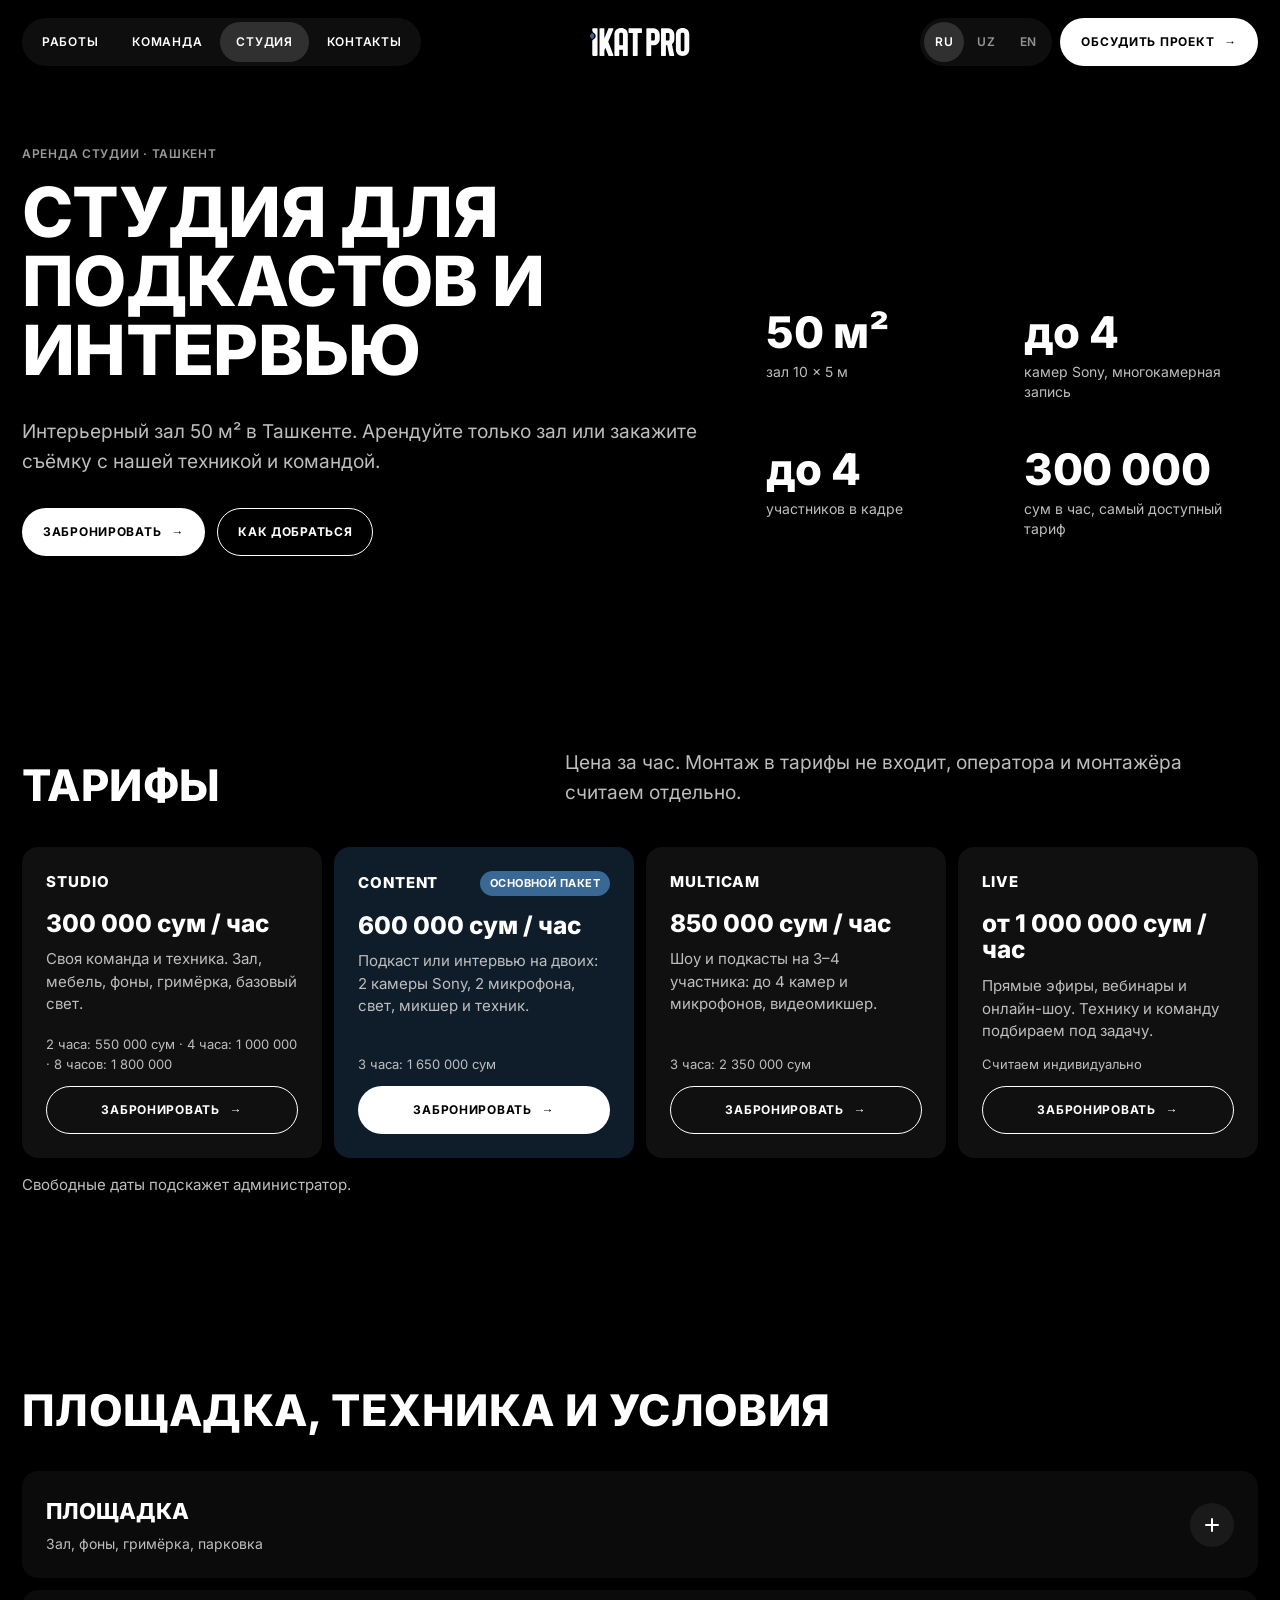
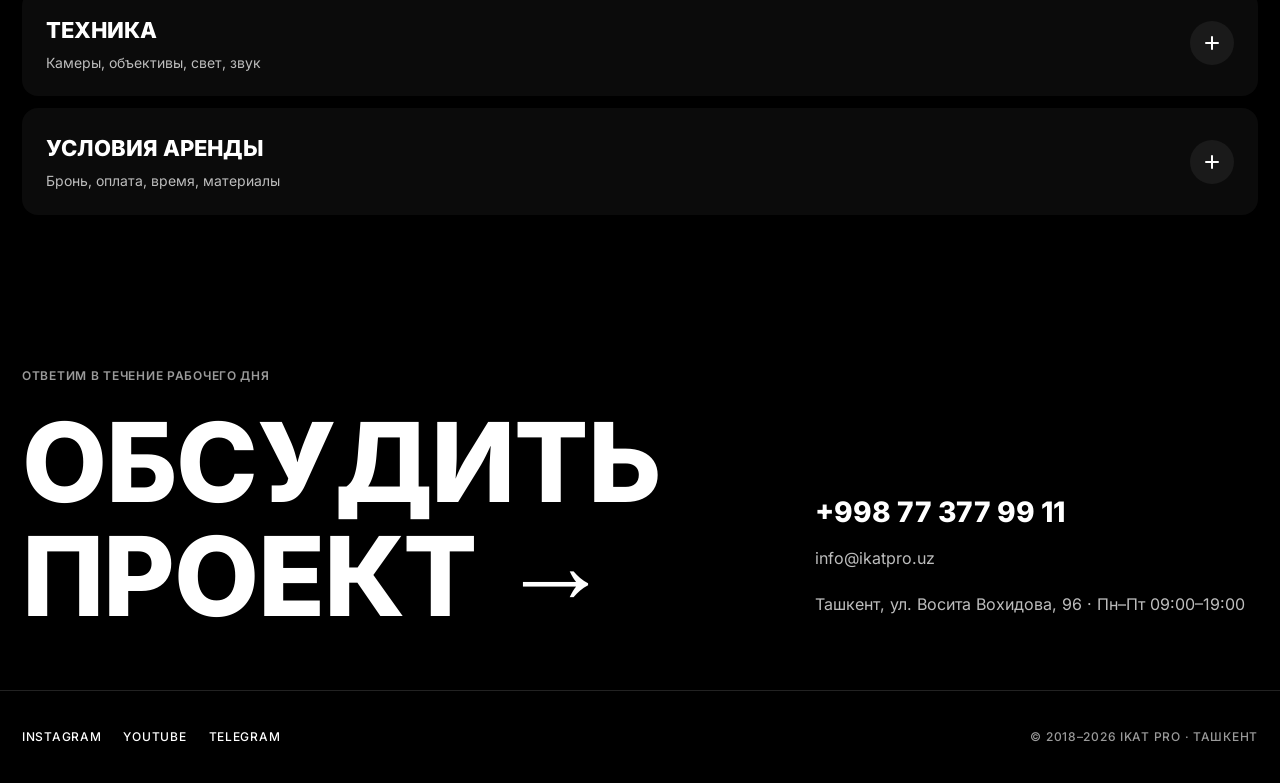
<file: about.html>
<!doctype html>
<html lang="ru">
<head>
<meta charset="utf-8">
<meta name="viewport" content="width=device-width, initial-scale=1, viewport-fit=cover">
<title>Студия · IKAT PRO</title>
<meta name="description" content="Аренда студии 50 м² в Ташкенте для подкастов и интервью. От 300 000 сум в час, камеры Sony, свет Aputure. Ул. Восита Вохидова, 96.">
<link rel="icon" href="assets/logo/favicon.svg" type="image/svg+xml">
<link rel="preload" href="fonts/inter-cyrillic.woff2" as="font" type="font/woff2" crossorigin>
<link rel="stylesheet" href="css/fonts.css?v=202611161923">
<link rel="stylesheet" href="css/style.css?v=202611161923">
</head>
<body data-title="title.about" data-desc="desc.about">
<a class="skip" href="#main" data-i18n="skip">К содержанию</a>

<header class="hdr">
  <nav class="nav cap" aria-label="Основное меню" data-i18n-attr="aria-label:nav.label">
    <a href="index.html#work" data-i18n="nav.work">Работы</a>
    <a href="team.html" data-i18n="nav.team">Команда</a>
    <a href="about.html" aria-current="page" data-i18n="nav.studio">Студия</a>
    <a href="contacts.html" data-i18n="nav.contacts">Контакты</a>
  </nav>
  <a class="logo" href="index.html" aria-label="IKAT PRO, на главную" data-i18n-attr="aria-label:logo.label"><svg class="logo-svg" viewBox="0 0 2049 578" fill="none" xmlns="http://www.w3.org/2000/svg" aria-hidden="true" focusable="false"><path d="M1948.94 440.175V136.172C1948.94 119.643 1945.51 108.963 1939.4 103.496C1934.06 98.6646 1924.78 95.9942 1911.05 95.9942C1898.34 95.9942 1888.8 98.5375 1883.08 103.496C1876.47 109.218 1873.29 120.151 1873.29 136.172V440.175C1873.29 456.196 1876.47 467.13 1883.08 472.852C1888.8 477.81 1898.34 480.353 1911.05 480.353C1924.53 480.353 1933.68 477.81 1939.02 473.233C1945.51 467.638 1948.94 456.704 1948.94 440.175ZM2007.17 543.798C1982.63 565.794 1950.47 576.602 1911.05 576.602C1871.64 576.602 1839.47 565.794 1814.93 543.798C1786.84 518.623 1773.23 483.786 1773.23 440.303V136.299C1773.23 92.6882 1786.84 57.851 1814.93 32.6763C1839.47 10.6803 1871.64 0 1911.05 0C1950.47 0 1982.76 10.6803 2007.17 32.6763C2035.27 57.9781 2049 92.8154 2049 136.299V440.303C2049 483.786 2035.14 518.75 2007.17 543.798ZM1642.4 142.148C1642.4 126.382 1639.23 115.193 1632.61 109.09C1627.15 104.131 1617.87 101.97 1604.64 101.97H1573.62C1571.71 101.97 1570.32 102.733 1569.04 104.004C1567.9 105.276 1567.26 106.802 1567.26 108.709V253.272C1567.26 257.468 1569.3 259.63 1573.62 259.63H1604.64C1617.87 259.63 1627.27 257.086 1633 252.128C1639.35 246.66 1642.4 235.727 1642.4 219.452V142.148ZM1700.76 323.329C1699.62 324.346 1697.71 326.381 1694.4 328.796C1692.24 330.449 1691.48 332.611 1691.99 335.154L1738.14 560.581C1739.16 565.286 1738.14 569.354 1735.47 572.787C1732.8 576.22 1728.99 577.873 1724.03 577.873H1651.56C1648.13 577.873 1644.95 576.856 1642.28 574.821C1639.48 572.66 1637.95 569.863 1637.32 566.43L1595.62 360.837C1594.85 357.277 1592.69 355.751 1589.26 355.751H1573.49C1571.59 355.751 1570.06 356.387 1568.92 357.659C1567.65 358.93 1567.14 360.583 1567.14 362.363V563.379C1567.14 567.32 1565.74 570.753 1562.81 573.55C1559.89 576.475 1556.46 577.873 1552.52 577.873H1481.19C1477.25 577.873 1473.82 576.347 1471.02 573.55C1468.09 570.626 1466.7 567.193 1466.7 563.379V20.3429C1466.7 16.4014 1468.09 13.0958 1471.02 10.1714C1473.82 7.37425 1477.38 5.84817 1481.19 5.84817H1604.52C1643.42 5.84817 1675.46 16.9098 1700.63 39.2873C1728.48 63.9534 1742.34 98.2829 1742.34 142.148V219.325C1742.34 263.953 1728.35 298.663 1700.63 323.329H1700.76ZM1301.16 260.392C1314.38 260.392 1323.79 257.85 1329.51 252.891C1335.87 247.424 1338.92 236.49 1338.92 220.215V142.275C1338.92 126.509 1335.74 115.32 1329.13 109.217C1323.66 104.258 1314.38 102.097 1301.16 102.097H1270.14C1268.23 102.097 1266.83 102.86 1265.56 104.132C1264.41 105.403 1263.78 106.929 1263.78 108.836V254.162C1263.78 258.358 1265.81 260.52 1270.14 260.52H1301.16V260.392ZM1397.4 39.2873C1425.25 63.9534 1439.11 98.2829 1439.11 142.148V220.088C1439.11 264.461 1425.25 299.045 1397.4 323.584C1372.74 345.453 1340.7 356.259 1301.29 356.259H1270.26C1268.36 356.259 1266.96 356.896 1265.69 358.294C1264.42 359.693 1263.91 361.218 1263.91 362.998V563.252C1263.91 567.193 1262.51 570.626 1259.58 573.423C1256.66 576.347 1253.23 577.746 1249.29 577.746H1177.96C1174.02 577.746 1170.59 576.22 1167.79 573.423C1164.86 570.499 1163.47 567.066 1163.47 563.252V20.2156C1163.47 16.2741 1164.86 12.9685 1167.79 10.0442C1170.59 7.24698 1174.15 5.72167 1177.96 5.72167H1301.29C1340.19 5.72167 1372.23 16.9097 1397.4 39.1601V39.2873ZM1058.19 5.84817C1062.13 5.84817 1065.57 7.37425 1068.36 10.1714C1071.29 13.0958 1072.69 16.5285 1072.69 20.3429V87.7295C1072.69 91.7981 1071.29 95.1044 1068.36 97.7744C1065.57 100.572 1062.01 101.97 1058.19 101.97H990.428C988.521 101.97 987.121 102.606 985.85 104.004C984.833 105.276 984.071 106.802 984.071 108.709V563.379C984.071 567.32 982.545 570.626 979.747 573.55C976.823 576.347 973.391 577.873 969.576 577.873H898.123C894.182 577.873 890.877 576.347 887.952 573.55C885.155 570.626 883.629 567.193 883.629 563.379V108.709C883.629 106.802 883.12 105.276 881.849 104.004C880.705 102.606 879.179 101.97 877.272 101.97H809.506C805.565 101.97 802.259 100.572 799.59 97.7744C796.792 95.1044 795.394 91.671 795.394 87.7295V20.3429C795.394 16.4014 796.792 13.0958 799.59 10.1714C802.259 7.37425 805.692 5.84817 809.506 5.84817H1058.19ZM604.683 136.299V347.614C604.683 351.809 606.717 353.844 610.913 353.844H673.212C675.119 353.844 676.645 353.208 677.916 352.064C679.187 350.793 679.95 349.394 679.95 347.614V136.299C679.95 119.77 676.644 109.09 670.542 103.623C665.074 98.7911 655.794 96.1215 642.189 96.1215C628.585 96.1215 619.94 98.6639 614.218 103.623C607.861 109.09 604.81 120.024 604.81 136.299H604.683ZM518.736 577.746C514.794 577.746 511.362 576.22 508.565 573.55C505.64 570.753 504.115 567.32 504.115 563.506V136.299C504.115 92.6882 517.846 57.851 545.944 32.6763C570.482 10.6803 602.649 0 642.062 0C681.476 0 713.769 10.6803 738.18 32.6763C766.278 57.9781 779.883 92.8154 779.883 136.299V563.506C779.883 567.448 778.484 570.753 775.687 573.55C773.017 576.22 769.584 577.746 765.77 577.746H694.063C689.995 577.746 686.688 576.22 684.018 573.55C681.221 570.753 679.823 567.32 679.823 563.506V456.704C679.823 454.797 679.06 453.398 677.789 452C676.517 450.728 674.992 449.966 673.084 449.966H610.785C609.005 449.966 607.48 450.728 606.336 452C605.191 453.398 604.556 454.797 604.556 456.704V563.506C604.556 567.448 603.03 570.753 600.106 573.55C597.309 576.22 593.749 577.746 589.935 577.746H518.608H518.736ZM482.628 558.165C484.408 563.251 483.9 567.701 480.975 571.643C478.051 575.839 474.11 578 469.151 578H382.569L380.916 573.677L320.524 412.203C320.524 412.203 320.015 411.441 319.507 411.441C318.998 411.441 318.617 411.695 318.236 412.203L297.003 457.849C297.003 457.849 296.621 459.374 296.621 460.646V578H210.674C206.733 578 203.3 576.475 200.503 573.677C197.579 570.753 196.18 567.32 196.18 563.506V20.4701C196.18 16.5286 197.579 13.223 200.503 10.2987C203.3 7.50152 206.86 5.97544 210.674 5.97544H282C286.069 5.97544 289.374 7.50152 292.298 10.2987C295.095 13.223 296.621 16.6558 296.621 20.4701V208.517C296.621 209.28 296.876 209.789 297.384 209.789C298.147 209.789 298.656 209.535 298.91 209.026L378.118 15.1303C380.788 9.15446 385.238 6.1027 391.595 6.1027H468.77C473.982 6.1027 478.051 8.26417 480.975 12.4599C483.772 16.6557 484.154 21.2333 482.246 26.3191L376.974 281.625C376.339 283.278 376.339 284.677 376.974 286.33L482.628 558.547V558.165Z" fill="currentColor"/><path d="M136.553 5.97544H66.6256C55.9458 5.97544 47.555 14.8761 47.3007 25.5562L46.6644 44.3734C45.1387 94.4685 118.626 106.165 117.864 163.126C117.101 230.004 46.5373 227.335 46.6644 272.471L47.3007 558.42C47.3007 569.1 55.9458 578 66.6256 578H136.553C147.233 578 156.133 569.227 156.133 558.42V25.429C156.133 14.6217 147.36 5.84817 136.553 5.84817" fill-rule="evenodd" clip-rule="evenodd" fill="currentColor"/><path d="M44.8842 231.914C38.1457 206.103 0.384598 199.492 0.00317654 166.053C-0.378245 128.418 33.6958 131.978 44.8842 93.4527C56.0725 132.105 90.1458 128.418 89.7644 166.053C89.383 199.619 51.6226 206.103 44.8842 231.914Z" fill-rule="evenodd" clip-rule="evenodd" fill="#396894"/></svg></a>
  <div class="hdr-right">
    <div class="lang cap" role="group" aria-label="Язык сайта" data-i18n-attr="aria-label:lang.label">
      <button type="button" data-lang="ru" aria-pressed="true">RU</button>
      <button type="button" data-lang="uz" aria-pressed="false">UZ</button>
      <button type="button" data-lang="en" aria-pressed="false">EN</button>
    </div>
    <select class="lang-sel" aria-label="Язык сайта" data-i18n-attr="aria-label:lang.label"><option value="ru">RU</option><option value="uz">UZ</option><option value="en">EN</option></select>
    <button type="button" class="btn btn-white" data-form=""><span><span data-i18n="cta.short">Обсудить</span><span class="ctx" data-i18n="cta.ctx"> проект</span></span><span class="arr" aria-hidden="true">→</span></button>
  </div>
</header>

<main id="main" tabindex="-1">
  <section class="about-hero st-hero">
    <div class="st-hero-l">
      <span class="eyebrow rv" data-i18n="st.eyebrow">Аренда студии · Ташкент</span>
      <h1 class="rv" data-i18n="st.h1">Студия для подкастов и интервью</h1>
      <p class="rv" data-i18n="st.lead">Интерьерный зал 50 м² в Ташкенте. Арендуйте только зал или закажите съёмку с нашей техникой и командой.</p>
      <div class="st-actions rv">
        <button type="button" class="btn btn-white" data-form="Аренда студии"><span data-i18n="st.book">Забронировать</span><span class="arr" aria-hidden="true">→</span></button>
        <a class="btn btn-line" href="contacts.html#map" data-i18n="st.howBtn">Как добраться</a>
      </div>
    </div>
    <dl class="st-kpi rv">
      <div><dt data-i18n="st.k1">50 м²</dt><dd data-i18n="st.k1L">зал 10 × 5 м</dd></div>
      <div><dt data-i18n="st.k2">до 4</dt><dd data-i18n="st.k2L">камер Sony, многокамерная запись</dd></div>
      <div><dt data-i18n="st.k3">до 4</dt><dd data-i18n="st.k3L">участников в кадре</dd></div>
      <div><dt data-i18n="st.k4">300 000</dt><dd data-i18n="st.k4L">сум в час, самый доступный тариф</dd></div>
    </dl>
  </section>

  <section class="st-rates" id="rates" aria-labelledby="rates-title">
    <div class="st-head">
    <h2 class="h2 rv" id="rates-title" data-i18n="st.tarT">Тарифы</h2>
    <p class="st-lead rv" data-i18n="st.tarP">Цена за час. Монтаж в тарифы не входит, оператора и монтажёра считаем отдельно.</p>
    </div>
    <div class="tars">
      <article class="tar rv">
        <div class="tar-head"><h3>STUDIO</h3></div>
        <p class="tar-price" data-i18n="st.t1p">300 000 сум / час</p>
        <p class="tar-desc" data-i18n="st.t1d">Своя команда и техника. Зал, мебель, фоны, гримёрка, базовый свет.</p>
        <p class="tar-pack" data-i18n="st.t1x">2 часа: 550 000 сум · 4 часа: 1 000 000 · 8 часов: 1 800 000</p>
        <button type="button" class="btn btn-line" data-form="Аренда студии" data-task="STUDIO: "><span data-i18n="st.book">Забронировать</span><span class="arr" aria-hidden="true">→</span></button>
      </article>
      <article class="tar rv tar-main">
        <div class="tar-head"><h3>CONTENT</h3><span class="tar-badge" data-i18n="st.pop">Основной пакет</span></div>
        <p class="tar-price" data-i18n="st.t2p">600 000 сум / час</p>
        <p class="tar-desc" data-i18n="st.t2d">Подкаст или интервью на двоих: 2 камеры Sony, 2 микрофона, свет, микшер и техник.</p>
        <p class="tar-pack" data-i18n="st.t2x">3 часа: 1 650 000 сум</p>
        <button type="button" class="btn btn-white" data-form="Аренда студии" data-task="CONTENT: "><span data-i18n="st.book">Забронировать</span><span class="arr" aria-hidden="true">→</span></button>
      </article>
      <article class="tar rv">
        <div class="tar-head"><h3>MULTICAM</h3></div>
        <p class="tar-price" data-i18n="st.t3p">850 000 сум / час</p>
        <p class="tar-desc" data-i18n="st.t3d">Шоу и подкасты на 3–4 участника: до 4 камер и микрофонов, видеомикшер.</p>
        <p class="tar-pack" data-i18n="st.t3x">3 часа: 2 350 000 сум</p>
        <button type="button" class="btn btn-line" data-form="Аренда студии" data-task="MULTICAM: "><span data-i18n="st.book">Забронировать</span><span class="arr" aria-hidden="true">→</span></button>
      </article>
      <article class="tar rv">
        <div class="tar-head"><h3>LIVE</h3></div>
        <p class="tar-price" data-i18n="st.t4p">от 1 000 000 сум / час</p>
        <p class="tar-desc" data-i18n="st.t4d">Прямые эфиры, вебинары и онлайн-шоу. Технику и команду подбираем под задачу.</p>
        <p class="tar-pack" data-i18n="st.t4x">Считаем индивидуально</p>
        <button type="button" class="btn btn-line" data-form="Аренда студии" data-task="LIVE: "><span data-i18n="st.book">Забронировать</span><span class="arr" aria-hidden="true">→</span></button>
      </article>
    </div>
    <p class="st-note rv" data-i18n="st.note">Свободные даты подскажет администратор.</p>
  </section>

  <section class="st-more" aria-labelledby="more-title">
    <h2 class="h2 rv" id="more-title" data-i18n="st.moreT">Площадка, техника и условия</h2>
    <div class="accs">
      <details class="acc rv">
        <summary><span class="acc-h"><span class="acc-t" data-i18n="st.space">Площадка</span><span class="acc-s" data-i18n="st.a1">Зал, фоны, гримёрка, парковка</span></span><span class="acc-i" aria-hidden="true"></span></summary>
        <dl class="st-facts">
      <div><dt data-i18n="st.f1L">Площадь</dt><dd data-i18n="st.f1">50 м², зал 10 × 5 м</dd></div>
      <div><dt data-i18n="st.f2L">Потолки</dt><dd data-i18n="st.f2">3 м</dd></div>
      <div><dt data-i18n="st.f3L">В кадре</dt><dd data-i18n="st.f3">до 4 участников</dd></div>
      <div><dt data-i18n="st.f4L">В студии</dt><dd data-i18n="st.f4">до 12 человек с командой</dd></div>
      <div><dt data-i18n="st.f5L">Фоны</dt><dd data-i18n="st.f5">4 тканевых фона</dd></div>
      <div><dt data-i18n="st.f6L">Гримёрка</dt><dd data-i18n="st.f6">место с зеркалом и светом</dd></div>
      <div><dt data-i18n="st.f7L">Комфорт</dt><dd data-i18n="st.f7">шумоизоляция, тихий кондиционер, Wi‑Fi, санузел</dd></div>
      <div><dt data-i18n="st.f8L">Парковка</dt><dd data-i18n="st.f8">около 2 машин</dd></div>
    </dl>
      </details>
      <details class="acc rv">
        <summary><span class="acc-h"><span class="acc-t" data-i18n="st.eqT">Техника</span><span class="acc-s" data-i18n="st.a2">Камеры, объективы, свет, звук</span></span><span class="acc-i" aria-hidden="true"></span></summary>
        <dl class="st-facts st-eq">
      <div><dt data-i18n="st.e1L">Камеры</dt><dd data-i18n="st.e1">до 4 Sony Alpha 7 IV, многокамерная запись</dd></div>
      <div><dt data-i18n="st.e2L">Объективы</dt><dd data-i18n="st.e2">24–70 мм и 70–200 мм</dd></div>
      <div><dt data-i18n="st.e3L">Микрофоны</dt><dd data-i18n="st.e3">до 4 студийных Shure и до 4 петличных DJI Mic 2</dd></div>
      <div><dt data-i18n="st.e4L">Свет</dt><dd data-i18n="st.e4">2 Aputure 300, Aputure 600, 4 световые палки Godox, софтбоксы</dd></div>
      <div><dt data-i18n="st.e5L">Звук</dt><dd data-i18n="st.e5">аудиомикшер, запись отдельной дорожкой</dd></div>
      <div><dt data-i18n="st.e6L">Эфиры</dt><dd data-i18n="st.e6">видеомикшер, трансляции ведёт наша команда</dd></div>
    </dl>
      </details>
      <details class="acc rv">
        <summary><span class="acc-h"><span class="acc-t" data-i18n="st.condT">Условия аренды</span><span class="acc-s" data-i18n="st.a3">Бронь, оплата, время, материалы</span></span><span class="acc-i" aria-hidden="true"></span></summary>
        <dl class="st-facts st-cond">
      <div><dt data-i18n="st.c1L">Минимум</dt><dd data-i18n="st.c1">1 час. Настройка техники входит во время брони.</dd></div>
      <div><dt data-i18n="st.c2L">Бронь</dt><dd data-i18n="st.c2">после предоплаты. Перенос или отмена без потерь, если предупредить за 24 часа.</dd></div>
      <div><dt data-i18n="st.c3L">Время</dt><dd data-i18n="st.c3">Пн–Пт, 09:00–19:00. Ночные съёмки по согласованию.</dd></div>
      <div><dt data-i18n="st.c4L">Материалы</dt><dd data-i18n="st.c4">на ваш накопитель или Google Drive. Храним до 3 месяцев.</dd></div>
      <div><dt data-i18n="st.c5L">Оплата</dt><dd data-i18n="st.c5">физлица и юрлица, для юрлиц оплата по счёту</dd></div>
      <div><dt data-i18n="st.c6L">Вход</dt><dd data-i18n="st.c6">студия в цокольном этаже, лифт не нужен</dd></div>
    </dl>
      </details>
    </div>
  </section>
</main>

<footer class="ftr">
  <div class="ftr-top">
    <button type="button" class="ftr-big" data-form="">
      <span class="eyebrow" data-i18n="ftr.eyebrow">Ответим в течение рабочего дня</span>
      <span class="ftr-big-t" data-i18n-html="ftr.big">Обсудить<br>проект →</span>
    </button>
    <div class="ftr-info">
      <a class="ftr-phone" href="tel:+998773779911" data-tg="footer">+998 77 377 99 11</a>
      <a href="mailto:info@ikatpro.uz">info@ikatpro.uz</a>
      <a href="contacts.html#map" data-i18n="c.address">Ташкент, ул. Восита Вохидова, 96 · Пн–Пт 09:00–19:00</a>
    </div>
  </div>
  <div class="ftr-bot cap">
    <div class="ftr-soc">
      <a href="https://www.instagram.com/ikat.pro" target="_blank" rel="noopener">Instagram</a>
      <a href="https://youtube.com/@ikatpro" target="_blank" rel="noopener">YouTube</a>
      <a href="https://t.me/Ikat_pro_ad" target="_blank" rel="noopener" data-tg="footer">Telegram</a>
    </div>
    <span class="ftr-copy" data-i18n="ftr.copy">© 2018–2026 IKAT PRO · Ташкент</span>
  </div>
</footer>

<nav class="dock" aria-label="Меню" data-i18n-attr="aria-label:dock.label">
  <a href="index.html#work" data-i18n="nav.work">Работы</a>
  <a href="team.html" data-i18n="nav.team">Команда</a>
  <a href="about.html" aria-current="page" data-i18n="nav.studio">Студия</a>
  <a href="contacts.html" data-i18n="nav.contacts">Контакты</a>
</nav>

<script src="data/works.js?v=202611161923"></script>
<script src="data/letters.js?v=202611161923"></script>
<script src="js/i18n.js?v=202611161923"></script>
<script src="js/track.js?v=202611161923"></script>
<script src="js/form.js?v=202611161923"></script>
<script src="js/main.js?v=202611161923"></script>
</body>
</html>
</file>
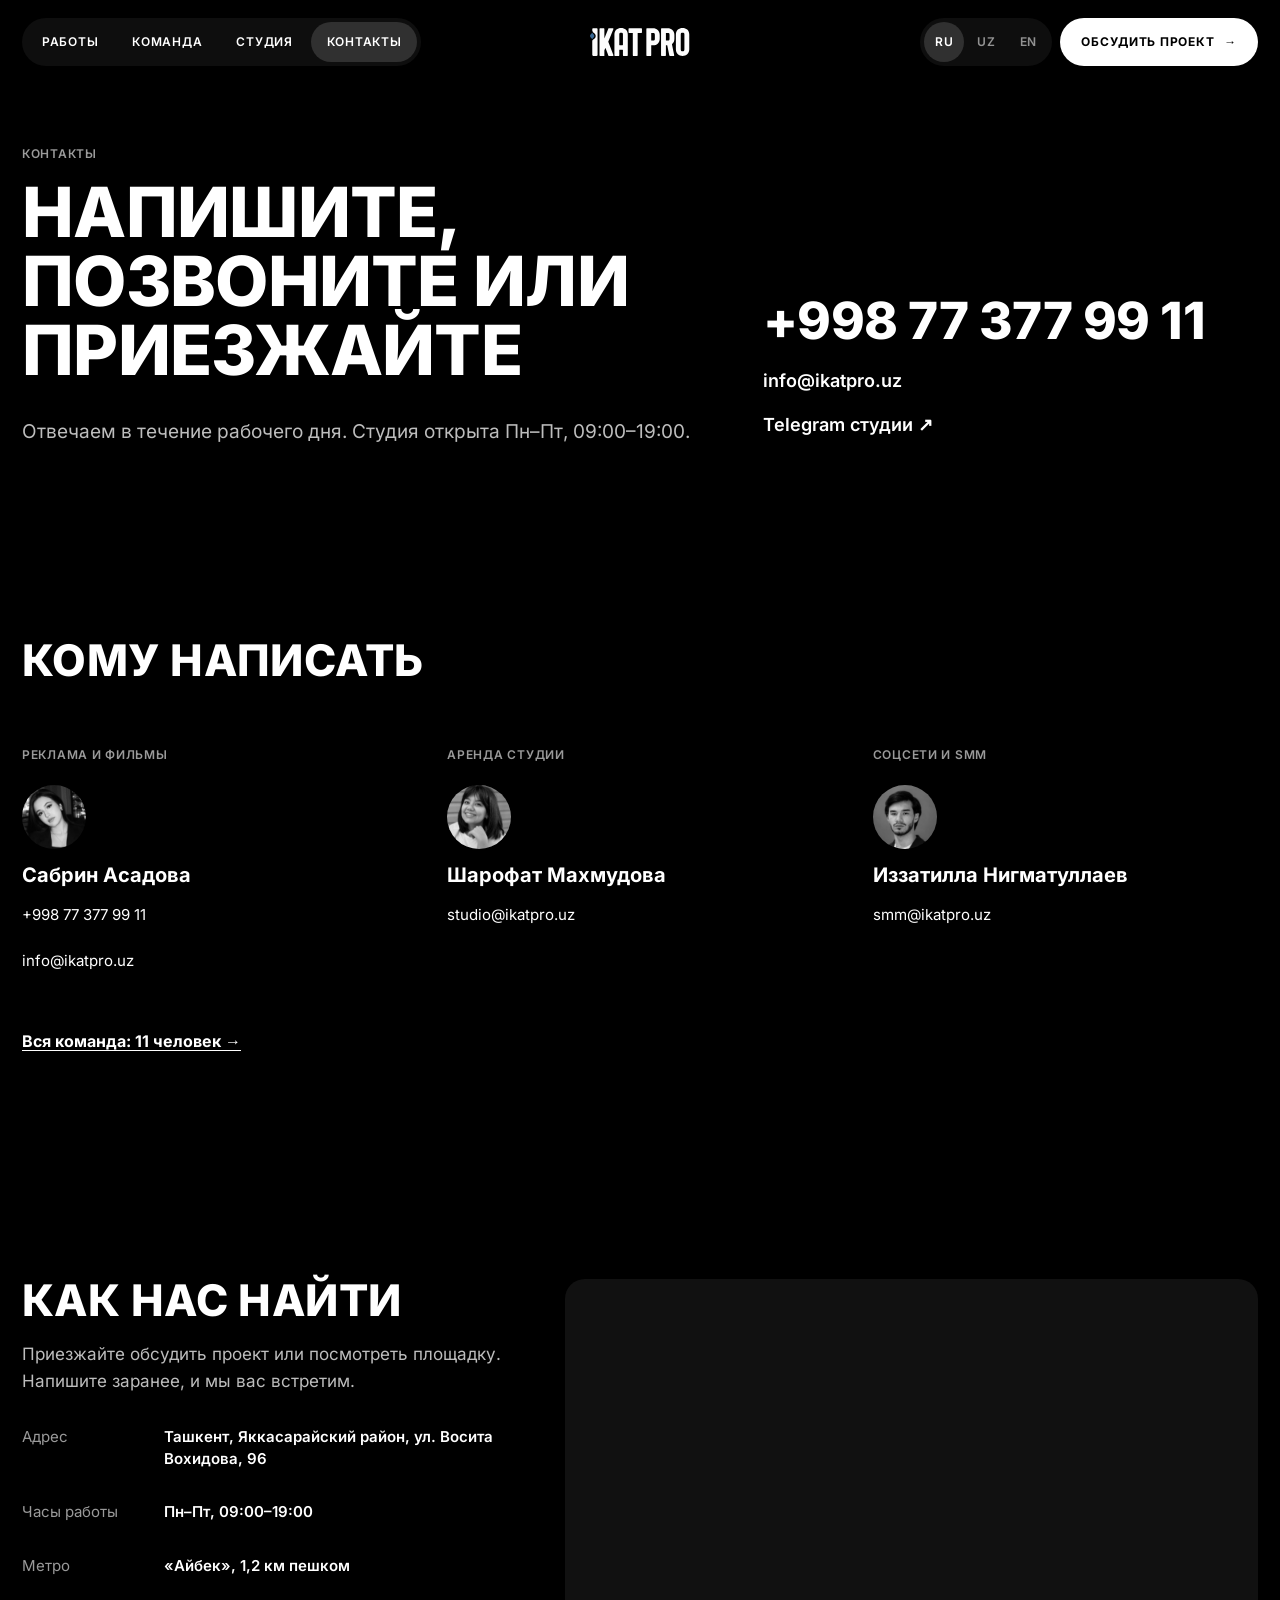
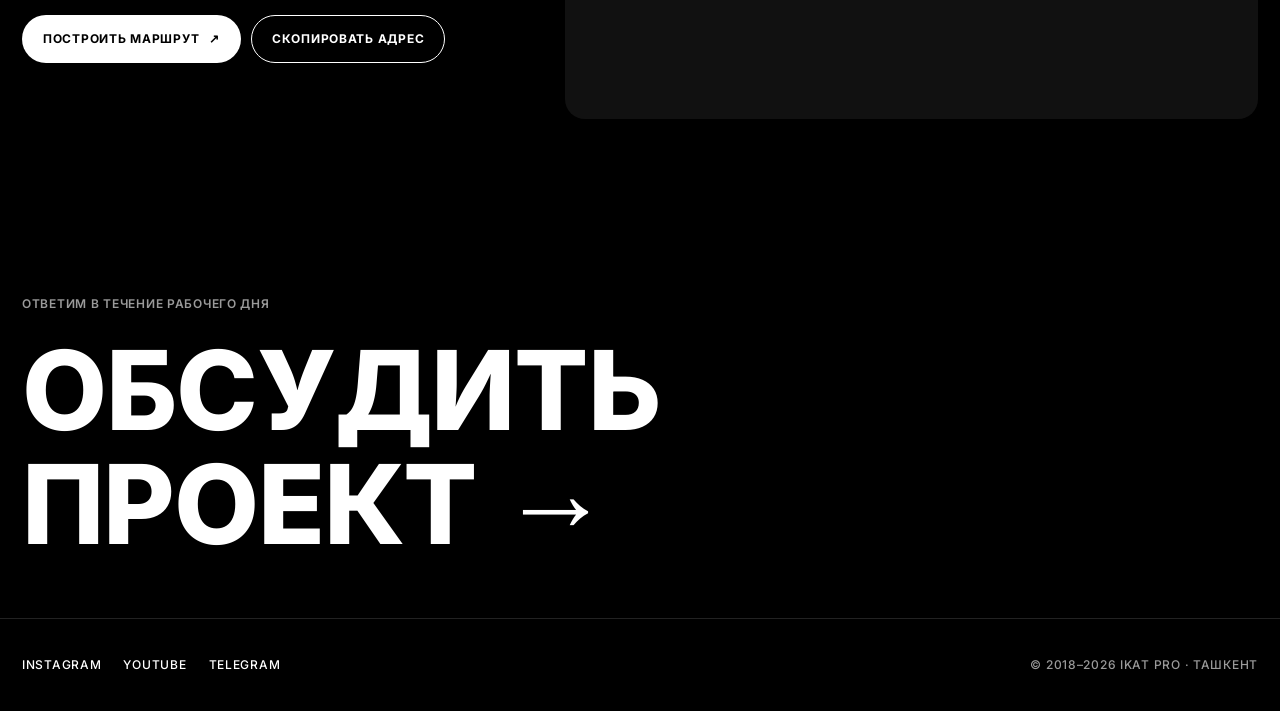
<file: contacts.html>
<!doctype html>
<html lang="ru">
<head>
<meta charset="utf-8">
<meta name="viewport" content="width=device-width, initial-scale=1, viewport-fit=cover">
<title>Контакты · IKAT PRO</title>
<meta name="description" content="Контакты IKAT PRO: телефон, почта, Telegram и карта. Студия в Ташкенте, ул. Восита Вохидова, 96. Пн–Пт 09:00–19:00.">
<link rel="icon" href="assets/logo/favicon.svg" type="image/svg+xml">
<link rel="preload" href="fonts/inter-cyrillic.woff2" as="font" type="font/woff2" crossorigin>
<link rel="stylesheet" href="css/fonts.css?v=202611161923">
<link rel="stylesheet" href="css/style.css?v=202611161923">
</head>
<body class="ct-page" data-title="title.contacts" data-desc="desc.contacts">
<a class="skip" href="#main" data-i18n="skip">К содержанию</a>

<header class="hdr">
  <nav class="nav cap" aria-label="Основное меню" data-i18n-attr="aria-label:nav.label">
    <a href="index.html#work" data-i18n="nav.work">Работы</a>
    <a href="team.html" data-i18n="nav.team">Команда</a>
    <a href="about.html" data-i18n="nav.studio">Студия</a>
    <a href="contacts.html" aria-current="page" data-i18n="nav.contacts">Контакты</a>
  </nav>
  <a class="logo" href="index.html" aria-label="IKAT PRO, на главную" data-i18n-attr="aria-label:logo.label"><svg class="logo-svg" viewBox="0 0 2049 578" fill="none" xmlns="http://www.w3.org/2000/svg" aria-hidden="true" focusable="false"><path d="M1948.94 440.175V136.172C1948.94 119.643 1945.51 108.963 1939.4 103.496C1934.06 98.6646 1924.78 95.9942 1911.05 95.9942C1898.34 95.9942 1888.8 98.5375 1883.08 103.496C1876.47 109.218 1873.29 120.151 1873.29 136.172V440.175C1873.29 456.196 1876.47 467.13 1883.08 472.852C1888.8 477.81 1898.34 480.353 1911.05 480.353C1924.53 480.353 1933.68 477.81 1939.02 473.233C1945.51 467.638 1948.94 456.704 1948.94 440.175ZM2007.17 543.798C1982.63 565.794 1950.47 576.602 1911.05 576.602C1871.64 576.602 1839.47 565.794 1814.93 543.798C1786.84 518.623 1773.23 483.786 1773.23 440.303V136.299C1773.23 92.6882 1786.84 57.851 1814.93 32.6763C1839.47 10.6803 1871.64 0 1911.05 0C1950.47 0 1982.76 10.6803 2007.17 32.6763C2035.27 57.9781 2049 92.8154 2049 136.299V440.303C2049 483.786 2035.14 518.75 2007.17 543.798ZM1642.4 142.148C1642.4 126.382 1639.23 115.193 1632.61 109.09C1627.15 104.131 1617.87 101.97 1604.64 101.97H1573.62C1571.71 101.97 1570.32 102.733 1569.04 104.004C1567.9 105.276 1567.26 106.802 1567.26 108.709V253.272C1567.26 257.468 1569.3 259.63 1573.62 259.63H1604.64C1617.87 259.63 1627.27 257.086 1633 252.128C1639.35 246.66 1642.4 235.727 1642.4 219.452V142.148ZM1700.76 323.329C1699.62 324.346 1697.71 326.381 1694.4 328.796C1692.24 330.449 1691.48 332.611 1691.99 335.154L1738.14 560.581C1739.16 565.286 1738.14 569.354 1735.47 572.787C1732.8 576.22 1728.99 577.873 1724.03 577.873H1651.56C1648.13 577.873 1644.95 576.856 1642.28 574.821C1639.48 572.66 1637.95 569.863 1637.32 566.43L1595.62 360.837C1594.85 357.277 1592.69 355.751 1589.26 355.751H1573.49C1571.59 355.751 1570.06 356.387 1568.92 357.659C1567.65 358.93 1567.14 360.583 1567.14 362.363V563.379C1567.14 567.32 1565.74 570.753 1562.81 573.55C1559.89 576.475 1556.46 577.873 1552.52 577.873H1481.19C1477.25 577.873 1473.82 576.347 1471.02 573.55C1468.09 570.626 1466.7 567.193 1466.7 563.379V20.3429C1466.7 16.4014 1468.09 13.0958 1471.02 10.1714C1473.82 7.37425 1477.38 5.84817 1481.19 5.84817H1604.52C1643.42 5.84817 1675.46 16.9098 1700.63 39.2873C1728.48 63.9534 1742.34 98.2829 1742.34 142.148V219.325C1742.34 263.953 1728.35 298.663 1700.63 323.329H1700.76ZM1301.16 260.392C1314.38 260.392 1323.79 257.85 1329.51 252.891C1335.87 247.424 1338.92 236.49 1338.92 220.215V142.275C1338.92 126.509 1335.74 115.32 1329.13 109.217C1323.66 104.258 1314.38 102.097 1301.16 102.097H1270.14C1268.23 102.097 1266.83 102.86 1265.56 104.132C1264.41 105.403 1263.78 106.929 1263.78 108.836V254.162C1263.78 258.358 1265.81 260.52 1270.14 260.52H1301.16V260.392ZM1397.4 39.2873C1425.25 63.9534 1439.11 98.2829 1439.11 142.148V220.088C1439.11 264.461 1425.25 299.045 1397.4 323.584C1372.74 345.453 1340.7 356.259 1301.29 356.259H1270.26C1268.36 356.259 1266.96 356.896 1265.69 358.294C1264.42 359.693 1263.91 361.218 1263.91 362.998V563.252C1263.91 567.193 1262.51 570.626 1259.58 573.423C1256.66 576.347 1253.23 577.746 1249.29 577.746H1177.96C1174.02 577.746 1170.59 576.22 1167.79 573.423C1164.86 570.499 1163.47 567.066 1163.47 563.252V20.2156C1163.47 16.2741 1164.86 12.9685 1167.79 10.0442C1170.59 7.24698 1174.15 5.72167 1177.96 5.72167H1301.29C1340.19 5.72167 1372.23 16.9097 1397.4 39.1601V39.2873ZM1058.19 5.84817C1062.13 5.84817 1065.57 7.37425 1068.36 10.1714C1071.29 13.0958 1072.69 16.5285 1072.69 20.3429V87.7295C1072.69 91.7981 1071.29 95.1044 1068.36 97.7744C1065.57 100.572 1062.01 101.97 1058.19 101.97H990.428C988.521 101.97 987.121 102.606 985.85 104.004C984.833 105.276 984.071 106.802 984.071 108.709V563.379C984.071 567.32 982.545 570.626 979.747 573.55C976.823 576.347 973.391 577.873 969.576 577.873H898.123C894.182 577.873 890.877 576.347 887.952 573.55C885.155 570.626 883.629 567.193 883.629 563.379V108.709C883.629 106.802 883.12 105.276 881.849 104.004C880.705 102.606 879.179 101.97 877.272 101.97H809.506C805.565 101.97 802.259 100.572 799.59 97.7744C796.792 95.1044 795.394 91.671 795.394 87.7295V20.3429C795.394 16.4014 796.792 13.0958 799.59 10.1714C802.259 7.37425 805.692 5.84817 809.506 5.84817H1058.19ZM604.683 136.299V347.614C604.683 351.809 606.717 353.844 610.913 353.844H673.212C675.119 353.844 676.645 353.208 677.916 352.064C679.187 350.793 679.95 349.394 679.95 347.614V136.299C679.95 119.77 676.644 109.09 670.542 103.623C665.074 98.7911 655.794 96.1215 642.189 96.1215C628.585 96.1215 619.94 98.6639 614.218 103.623C607.861 109.09 604.81 120.024 604.81 136.299H604.683ZM518.736 577.746C514.794 577.746 511.362 576.22 508.565 573.55C505.64 570.753 504.115 567.32 504.115 563.506V136.299C504.115 92.6882 517.846 57.851 545.944 32.6763C570.482 10.6803 602.649 0 642.062 0C681.476 0 713.769 10.6803 738.18 32.6763C766.278 57.9781 779.883 92.8154 779.883 136.299V563.506C779.883 567.448 778.484 570.753 775.687 573.55C773.017 576.22 769.584 577.746 765.77 577.746H694.063C689.995 577.746 686.688 576.22 684.018 573.55C681.221 570.753 679.823 567.32 679.823 563.506V456.704C679.823 454.797 679.06 453.398 677.789 452C676.517 450.728 674.992 449.966 673.084 449.966H610.785C609.005 449.966 607.48 450.728 606.336 452C605.191 453.398 604.556 454.797 604.556 456.704V563.506C604.556 567.448 603.03 570.753 600.106 573.55C597.309 576.22 593.749 577.746 589.935 577.746H518.608H518.736ZM482.628 558.165C484.408 563.251 483.9 567.701 480.975 571.643C478.051 575.839 474.11 578 469.151 578H382.569L380.916 573.677L320.524 412.203C320.524 412.203 320.015 411.441 319.507 411.441C318.998 411.441 318.617 411.695 318.236 412.203L297.003 457.849C297.003 457.849 296.621 459.374 296.621 460.646V578H210.674C206.733 578 203.3 576.475 200.503 573.677C197.579 570.753 196.18 567.32 196.18 563.506V20.4701C196.18 16.5286 197.579 13.223 200.503 10.2987C203.3 7.50152 206.86 5.97544 210.674 5.97544H282C286.069 5.97544 289.374 7.50152 292.298 10.2987C295.095 13.223 296.621 16.6558 296.621 20.4701V208.517C296.621 209.28 296.876 209.789 297.384 209.789C298.147 209.789 298.656 209.535 298.91 209.026L378.118 15.1303C380.788 9.15446 385.238 6.1027 391.595 6.1027H468.77C473.982 6.1027 478.051 8.26417 480.975 12.4599C483.772 16.6557 484.154 21.2333 482.246 26.3191L376.974 281.625C376.339 283.278 376.339 284.677 376.974 286.33L482.628 558.547V558.165Z" fill="currentColor"/><path d="M136.553 5.97544H66.6256C55.9458 5.97544 47.555 14.8761 47.3007 25.5562L46.6644 44.3734C45.1387 94.4685 118.626 106.165 117.864 163.126C117.101 230.004 46.5373 227.335 46.6644 272.471L47.3007 558.42C47.3007 569.1 55.9458 578 66.6256 578H136.553C147.233 578 156.133 569.227 156.133 558.42V25.429C156.133 14.6217 147.36 5.84817 136.553 5.84817" fill-rule="evenodd" clip-rule="evenodd" fill="currentColor"/><path d="M44.8842 231.914C38.1457 206.103 0.384598 199.492 0.00317654 166.053C-0.378245 128.418 33.6958 131.978 44.8842 93.4527C56.0725 132.105 90.1458 128.418 89.7644 166.053C89.383 199.619 51.6226 206.103 44.8842 231.914Z" fill-rule="evenodd" clip-rule="evenodd" fill="#396894"/></svg></a>
  <div class="hdr-right">
    <div class="lang cap" role="group" aria-label="Язык сайта" data-i18n-attr="aria-label:lang.label">
      <button type="button" data-lang="ru" aria-pressed="true">RU</button>
      <button type="button" data-lang="uz" aria-pressed="false">UZ</button>
      <button type="button" data-lang="en" aria-pressed="false">EN</button>
    </div>
    <select class="lang-sel" aria-label="Язык сайта" data-i18n-attr="aria-label:lang.label"><option value="ru">RU</option><option value="uz">UZ</option><option value="en">EN</option></select>
    <button type="button" class="btn btn-white" data-form=""><span><span data-i18n="cta.short">Обсудить</span><span class="ctx" data-i18n="cta.ctx"> проект</span></span><span class="arr" aria-hidden="true">→</span></button>
  </div>
</header>

<main id="main" tabindex="-1">
  <section class="about-hero ct-hero">
    <div class="ct-hero-l">
      <span class="eyebrow rv" data-i18n="nav.contacts">Контакты</span>
      <h1 class="rv" data-i18n="ct.title">Напишите, позвоните или приезжайте</h1>
      <p class="rv" data-i18n="ct.lead">Отвечаем в течение рабочего дня. Студия открыта Пн–Пт, 09:00–19:00.</p>
    </div>
    <div class="ct-hero-r rv">
      <a class="ct-phone" href="tel:+998773779911" data-tg="contacts">+998 77 377 99 11</a>
      <a href="mailto:info@ikatpro.uz">info@ikatpro.uz</a>
      <a href="https://t.me/Ikat_pro_ad" target="_blank" rel="noopener" data-tg="contacts" data-i18n="c.tg">Telegram студии ↗</a>
    </div>
  </section>

  <section id="who" class="contacts" aria-labelledby="contacts-title">
    <h2 class="h2 rv" id="contacts-title" data-i18n="contacts.title">Кому написать</h2>
    <div class="contact-grid" data-stagger>
      <div class="contact rv">
        <span class="eyebrow" data-i18n="c.ads">Реклама и фильмы</span>
        <img class="contact-ava" src="assets/team/asadova.jpg" alt="" width="324" height="516" loading="lazy">
        <span class="contact-name" data-uz="Sabrin Asadova" data-en="Sabrin Asadova">Сабрин Асадова</span>
        <a href="tel:+998773779911" data-tg="contacts">+998 77 377 99 11</a>
        <a href="mailto:info@ikatpro.uz">info@ikatpro.uz</a>
      </div>
      <div class="contact rv">
        <span class="eyebrow" data-i18n="c.studio">Аренда студии</span>
        <img class="contact-ava" src="assets/team/makhmudova.jpg" alt="" width="324" height="516" loading="lazy">
        <span class="contact-name" data-uz="Sharofat Maxmudova" data-en="Sharofat Makhmudova">Шарофат Махмудова</span>
        <a href="mailto:studio@ikatpro.uz">studio@ikatpro.uz</a>
      </div>
      <div class="contact rv">
        <span class="eyebrow" data-i18n="c.smm">Соцсети и SMM</span>
        <img class="contact-ava" src="assets/team/nigmatullaev.jpg" alt="" width="324" height="516" loading="lazy">
        <span class="contact-name" data-uz="Izzatilla Nigmatullaev" data-en="Izzatilla Nigmatullaev">Иззатилла Нигматуллаев</span>
        <a href="mailto:smm@ikatpro.uz">smm@ikatpro.uz</a>
      </div>
    </div>
    <p class="ct-team rv"><a href="team.html" data-i18n="ct.team">Вся команда: 11 человек →</a></p>
  </section>

  <section id="map" class="ct-map" aria-labelledby="map-title">
    <div class="ct-map-txt rv">
      <h2 class="h2" id="map-title" data-i18n="ct.find">Как нас найти</h2>
      <p data-i18n="ct.visit">Приезжайте обсудить проект или посмотреть площадку. Напишите заранее, и мы вас встретим.</p>
      <dl class="ct-facts">
        <div><dt data-i18n="ct.addrL">Адрес</dt><dd id="addr" data-i18n="ct.addr">Ташкент, Яккасарайский район, ул. Восита Вохидова, 96</dd></div>
        <div><dt data-i18n="ct.hoursL">Часы работы</dt><dd data-i18n="ct.hours">Пн–Пт, 09:00–19:00</dd></div>
        <div><dt data-i18n="ct.metroL">Метро</dt><dd data-i18n="ct.metro">«Айбек», 1,2 км пешком</dd></div>
      </dl>
      <div class="ct-actions">
        <a class="btn btn-white" href="https://yandex.uz/maps/?rtext=~41.297020%2C69.263055&rtt=auto" target="_blank" rel="noopener"><span data-i18n="ct.route">Построить маршрут</span><span class="arr" aria-hidden="true">↗</span></a>
        <button type="button" class="btn btn-line" data-copy="#addr" data-i18n="ct.copy">Скопировать адрес</button>
      </div>
    </div>
    <div class="ct-map-box rv">
      <iframe src="https://yandex.uz/map-widget/v1/?ll=69.263055%2C41.297020&z=17&pt=69.263055%2C41.297020%2Cpm2rdm" title="Студия IKAT PRO на карте" data-i18n-attr="title:ct.mapTitle" loading="lazy" allowfullscreen></iframe>
      <button type="button" class="ct-map-cover"><span data-i18n="ct.mapCover">Нажмите, чтобы двигать карту</span></button>
    </div>
  </section>

</main>

<footer class="ftr">
  <div class="ftr-top">
    <button type="button" class="ftr-big" data-form="">
      <span class="eyebrow" data-i18n="ftr.eyebrow">Ответим в течение рабочего дня</span>
      <span class="ftr-big-t" data-i18n-html="ftr.big">Обсудить<br>проект →</span>
    </button>
    <div class="ftr-info">
      <a class="ftr-phone" href="tel:+998773779911" data-tg="footer">+998 77 377 99 11</a>
      <a href="mailto:info@ikatpro.uz">info@ikatpro.uz</a>
      <a href="contacts.html#map" data-i18n="c.address">Ташкент, ул. Восита Вохидова, 96 · Пн–Пт 09:00–19:00</a>
    </div>
  </div>
  <div class="ftr-bot cap">
    <div class="ftr-soc">
      <a href="https://www.instagram.com/ikat.pro" target="_blank" rel="noopener">Instagram</a>
      <a href="https://youtube.com/@ikatpro" target="_blank" rel="noopener">YouTube</a>
      <a href="https://t.me/Ikat_pro_ad" target="_blank" rel="noopener" data-tg="footer">Telegram</a>
    </div>
    <span class="ftr-copy" data-i18n="ftr.copy">© 2018–2026 IKAT PRO · Ташкент</span>
  </div>
</footer>

<nav class="dock" aria-label="Меню" data-i18n-attr="aria-label:dock.label">
  <a href="index.html#work" data-i18n="nav.work">Работы</a>
  <a href="team.html" data-i18n="nav.team">Команда</a>
  <a href="about.html" data-i18n="nav.studio">Студия</a>
  <a href="contacts.html" aria-current="page" data-i18n="nav.contacts">Контакты</a>
</nav>

<script src="data/works.js?v=202611161923"></script>
<script src="data/letters.js?v=202611161923"></script>
<script src="js/i18n.js?v=202611161923"></script>
<script src="js/track.js?v=202611161923"></script>
<script src="js/form.js?v=202611161923"></script>
<script src="js/main.js?v=202611161923"></script>
</body>
</html>
</file>
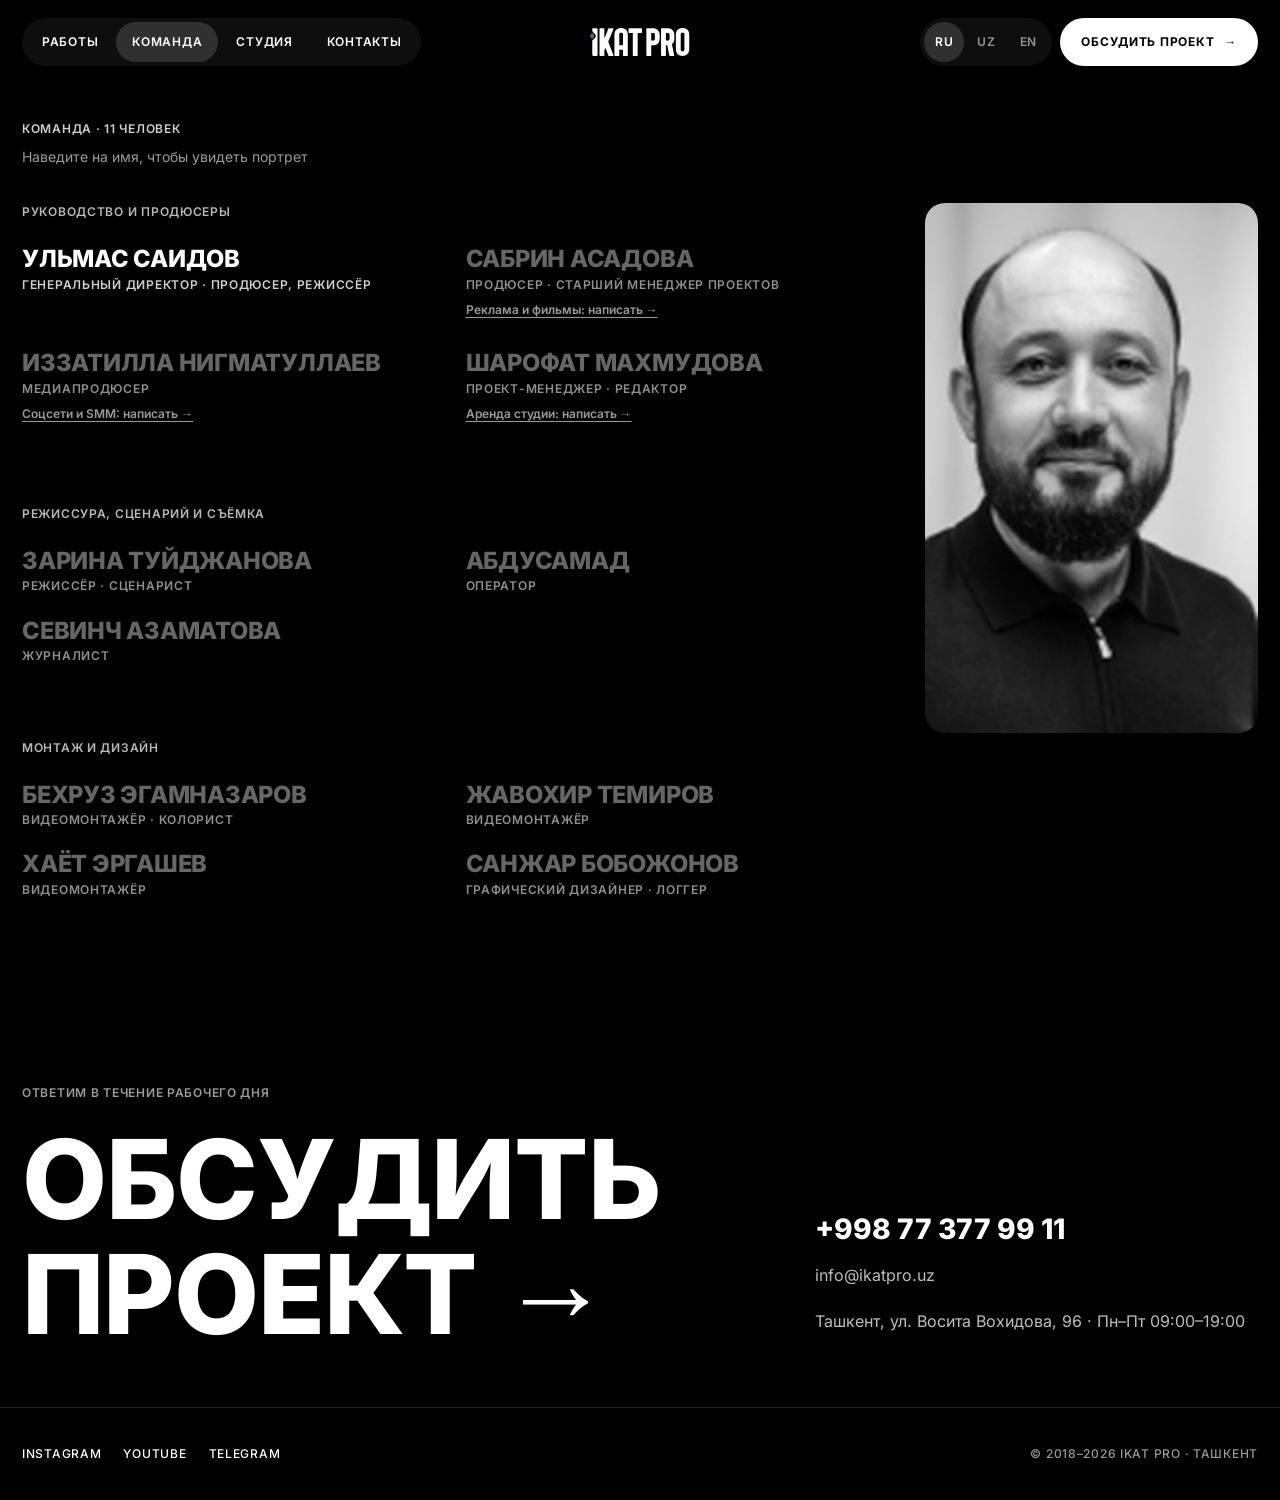
<file: team.html>
<!doctype html>
<html lang="ru">
<head>
<meta charset="utf-8">
<meta name="viewport" content="width=device-width, initial-scale=1, viewport-fit=cover">
<title>Команда · IKAT PRO</title>
<meta name="description" content="Команда видеопродакшна IKAT PRO: режиссёры, продюсеры, оператор, монтажёры и дизайнер. 11 человек, своя студия в Ташкенте.">
<link rel="icon" href="assets/logo/favicon.svg" type="image/svg+xml">
<link rel="preload" href="fonts/inter-cyrillic.woff2" as="font" type="font/woff2" crossorigin>
<link rel="stylesheet" href="css/fonts.css?v=202611161923">
<link rel="stylesheet" href="css/style.css?v=202611161923">
</head>
<body data-title="title.team" data-desc="desc.team">
<a class="skip" href="#main" data-i18n="skip">К содержанию</a>

<header class="hdr">
  <nav class="nav cap" aria-label="Основное меню" data-i18n-attr="aria-label:nav.label">
    <a href="index.html#work" data-i18n="nav.work">Работы</a>
    <a href="team.html" aria-current="page" data-i18n="nav.team">Команда</a>
    <a href="about.html" data-i18n="nav.studio">Студия</a>
    <a href="contacts.html" data-i18n="nav.contacts">Контакты</a>
  </nav>
  <a class="logo" href="index.html" aria-label="IKAT PRO, на главную" data-i18n-attr="aria-label:logo.label"><svg class="logo-svg" viewBox="0 0 2049 578" fill="none" xmlns="http://www.w3.org/2000/svg" aria-hidden="true" focusable="false"><path d="M1948.94 440.175V136.172C1948.94 119.643 1945.51 108.963 1939.4 103.496C1934.06 98.6646 1924.78 95.9942 1911.05 95.9942C1898.34 95.9942 1888.8 98.5375 1883.08 103.496C1876.47 109.218 1873.29 120.151 1873.29 136.172V440.175C1873.29 456.196 1876.47 467.13 1883.08 472.852C1888.8 477.81 1898.34 480.353 1911.05 480.353C1924.53 480.353 1933.68 477.81 1939.02 473.233C1945.51 467.638 1948.94 456.704 1948.94 440.175ZM2007.17 543.798C1982.63 565.794 1950.47 576.602 1911.05 576.602C1871.64 576.602 1839.47 565.794 1814.93 543.798C1786.84 518.623 1773.23 483.786 1773.23 440.303V136.299C1773.23 92.6882 1786.84 57.851 1814.93 32.6763C1839.47 10.6803 1871.64 0 1911.05 0C1950.47 0 1982.76 10.6803 2007.17 32.6763C2035.27 57.9781 2049 92.8154 2049 136.299V440.303C2049 483.786 2035.14 518.75 2007.17 543.798ZM1642.4 142.148C1642.4 126.382 1639.23 115.193 1632.61 109.09C1627.15 104.131 1617.87 101.97 1604.64 101.97H1573.62C1571.71 101.97 1570.32 102.733 1569.04 104.004C1567.9 105.276 1567.26 106.802 1567.26 108.709V253.272C1567.26 257.468 1569.3 259.63 1573.62 259.63H1604.64C1617.87 259.63 1627.27 257.086 1633 252.128C1639.35 246.66 1642.4 235.727 1642.4 219.452V142.148ZM1700.76 323.329C1699.62 324.346 1697.71 326.381 1694.4 328.796C1692.24 330.449 1691.48 332.611 1691.99 335.154L1738.14 560.581C1739.16 565.286 1738.14 569.354 1735.47 572.787C1732.8 576.22 1728.99 577.873 1724.03 577.873H1651.56C1648.13 577.873 1644.95 576.856 1642.28 574.821C1639.48 572.66 1637.95 569.863 1637.32 566.43L1595.62 360.837C1594.85 357.277 1592.69 355.751 1589.26 355.751H1573.49C1571.59 355.751 1570.06 356.387 1568.92 357.659C1567.65 358.93 1567.14 360.583 1567.14 362.363V563.379C1567.14 567.32 1565.74 570.753 1562.81 573.55C1559.89 576.475 1556.46 577.873 1552.52 577.873H1481.19C1477.25 577.873 1473.82 576.347 1471.02 573.55C1468.09 570.626 1466.7 567.193 1466.7 563.379V20.3429C1466.7 16.4014 1468.09 13.0958 1471.02 10.1714C1473.82 7.37425 1477.38 5.84817 1481.19 5.84817H1604.52C1643.42 5.84817 1675.46 16.9098 1700.63 39.2873C1728.48 63.9534 1742.34 98.2829 1742.34 142.148V219.325C1742.34 263.953 1728.35 298.663 1700.63 323.329H1700.76ZM1301.16 260.392C1314.38 260.392 1323.79 257.85 1329.51 252.891C1335.87 247.424 1338.92 236.49 1338.92 220.215V142.275C1338.92 126.509 1335.74 115.32 1329.13 109.217C1323.66 104.258 1314.38 102.097 1301.16 102.097H1270.14C1268.23 102.097 1266.83 102.86 1265.56 104.132C1264.41 105.403 1263.78 106.929 1263.78 108.836V254.162C1263.78 258.358 1265.81 260.52 1270.14 260.52H1301.16V260.392ZM1397.4 39.2873C1425.25 63.9534 1439.11 98.2829 1439.11 142.148V220.088C1439.11 264.461 1425.25 299.045 1397.4 323.584C1372.74 345.453 1340.7 356.259 1301.29 356.259H1270.26C1268.36 356.259 1266.96 356.896 1265.69 358.294C1264.42 359.693 1263.91 361.218 1263.91 362.998V563.252C1263.91 567.193 1262.51 570.626 1259.58 573.423C1256.66 576.347 1253.23 577.746 1249.29 577.746H1177.96C1174.02 577.746 1170.59 576.22 1167.79 573.423C1164.86 570.499 1163.47 567.066 1163.47 563.252V20.2156C1163.47 16.2741 1164.86 12.9685 1167.79 10.0442C1170.59 7.24698 1174.15 5.72167 1177.96 5.72167H1301.29C1340.19 5.72167 1372.23 16.9097 1397.4 39.1601V39.2873ZM1058.19 5.84817C1062.13 5.84817 1065.57 7.37425 1068.36 10.1714C1071.29 13.0958 1072.69 16.5285 1072.69 20.3429V87.7295C1072.69 91.7981 1071.29 95.1044 1068.36 97.7744C1065.57 100.572 1062.01 101.97 1058.19 101.97H990.428C988.521 101.97 987.121 102.606 985.85 104.004C984.833 105.276 984.071 106.802 984.071 108.709V563.379C984.071 567.32 982.545 570.626 979.747 573.55C976.823 576.347 973.391 577.873 969.576 577.873H898.123C894.182 577.873 890.877 576.347 887.952 573.55C885.155 570.626 883.629 567.193 883.629 563.379V108.709C883.629 106.802 883.12 105.276 881.849 104.004C880.705 102.606 879.179 101.97 877.272 101.97H809.506C805.565 101.97 802.259 100.572 799.59 97.7744C796.792 95.1044 795.394 91.671 795.394 87.7295V20.3429C795.394 16.4014 796.792 13.0958 799.59 10.1714C802.259 7.37425 805.692 5.84817 809.506 5.84817H1058.19ZM604.683 136.299V347.614C604.683 351.809 606.717 353.844 610.913 353.844H673.212C675.119 353.844 676.645 353.208 677.916 352.064C679.187 350.793 679.95 349.394 679.95 347.614V136.299C679.95 119.77 676.644 109.09 670.542 103.623C665.074 98.7911 655.794 96.1215 642.189 96.1215C628.585 96.1215 619.94 98.6639 614.218 103.623C607.861 109.09 604.81 120.024 604.81 136.299H604.683ZM518.736 577.746C514.794 577.746 511.362 576.22 508.565 573.55C505.64 570.753 504.115 567.32 504.115 563.506V136.299C504.115 92.6882 517.846 57.851 545.944 32.6763C570.482 10.6803 602.649 0 642.062 0C681.476 0 713.769 10.6803 738.18 32.6763C766.278 57.9781 779.883 92.8154 779.883 136.299V563.506C779.883 567.448 778.484 570.753 775.687 573.55C773.017 576.22 769.584 577.746 765.77 577.746H694.063C689.995 577.746 686.688 576.22 684.018 573.55C681.221 570.753 679.823 567.32 679.823 563.506V456.704C679.823 454.797 679.06 453.398 677.789 452C676.517 450.728 674.992 449.966 673.084 449.966H610.785C609.005 449.966 607.48 450.728 606.336 452C605.191 453.398 604.556 454.797 604.556 456.704V563.506C604.556 567.448 603.03 570.753 600.106 573.55C597.309 576.22 593.749 577.746 589.935 577.746H518.608H518.736ZM482.628 558.165C484.408 563.251 483.9 567.701 480.975 571.643C478.051 575.839 474.11 578 469.151 578H382.569L380.916 573.677L320.524 412.203C320.524 412.203 320.015 411.441 319.507 411.441C318.998 411.441 318.617 411.695 318.236 412.203L297.003 457.849C297.003 457.849 296.621 459.374 296.621 460.646V578H210.674C206.733 578 203.3 576.475 200.503 573.677C197.579 570.753 196.18 567.32 196.18 563.506V20.4701C196.18 16.5286 197.579 13.223 200.503 10.2987C203.3 7.50152 206.86 5.97544 210.674 5.97544H282C286.069 5.97544 289.374 7.50152 292.298 10.2987C295.095 13.223 296.621 16.6558 296.621 20.4701V208.517C296.621 209.28 296.876 209.789 297.384 209.789C298.147 209.789 298.656 209.535 298.91 209.026L378.118 15.1303C380.788 9.15446 385.238 6.1027 391.595 6.1027H468.77C473.982 6.1027 478.051 8.26417 480.975 12.4599C483.772 16.6557 484.154 21.2333 482.246 26.3191L376.974 281.625C376.339 283.278 376.339 284.677 376.974 286.33L482.628 558.547V558.165Z" fill="currentColor"/><path d="M136.553 5.97544H66.6256C55.9458 5.97544 47.555 14.8761 47.3007 25.5562L46.6644 44.3734C45.1387 94.4685 118.626 106.165 117.864 163.126C117.101 230.004 46.5373 227.335 46.6644 272.471L47.3007 558.42C47.3007 569.1 55.9458 578 66.6256 578H136.553C147.233 578 156.133 569.227 156.133 558.42V25.429C156.133 14.6217 147.36 5.84817 136.553 5.84817" fill-rule="evenodd" clip-rule="evenodd" fill="currentColor"/><path d="M44.8842 231.914C38.1457 206.103 0.384598 199.492 0.00317654 166.053C-0.378245 128.418 33.6958 131.978 44.8842 93.4527C56.0725 132.105 90.1458 128.418 89.7644 166.053C89.383 199.619 51.6226 206.103 44.8842 231.914Z" fill-rule="evenodd" clip-rule="evenodd" fill="#396894"/></svg></a>
  <div class="hdr-right">
    <div class="lang cap" role="group" aria-label="Язык сайта" data-i18n-attr="aria-label:lang.label">
      <button type="button" data-lang="ru" aria-pressed="true">RU</button>
      <button type="button" data-lang="uz" aria-pressed="false">UZ</button>
      <button type="button" data-lang="en" aria-pressed="false">EN</button>
    </div>
    <select class="lang-sel" aria-label="Язык сайта" data-i18n-attr="aria-label:lang.label"><option value="ru">RU</option><option value="uz">UZ</option><option value="en">EN</option></select>
    <button type="button" class="btn btn-white" data-form=""><span><span data-i18n="cta.short">Обсудить</span><span class="ctx" data-i18n="cta.ctx"> проект</span></span><span class="arr" aria-hidden="true">→</span></button>
  </div>
</header>

<main id="main" tabindex="-1">
  <section class="team" aria-labelledby="team-title">
    <div class="team-in">
      <h1 class="eyebrow team-title" id="team-title" data-i18n="team.title">Команда · 11 человек</h1>
      <p class="team-hint" data-i18n="team.hint">Наведите на имя, чтобы увидеть портрет</p>
      <div class="team-grid">
        <div class="team-groups">
        <section class="team-group" aria-labelledby="tg1">
          <h2 class="eyebrow team-gt" id="tg1" data-i18n="team.g1">Руководство и продюсеры</h2>
          <ul class="team-list" data-stagger>
            <li class="person rv" data-name-uz="Ulmas Saidov" data-name-en="Ulmas Saidov" data-role-uz="Boş direktor · prodyuser, rejissyor" data-role-en="CEO · producer, director"><img class="person-img" src="assets/team/saidov.jpg" alt="" width="324" height="516"><span class="person-name">Ульмас Саидов</span><span class="person-role">Генеральный директор · продюсер, режиссёр</span></li>
            <li class="person rv" data-name-uz="Sabrin Asadova" data-name-en="Sabrin Asadova" data-role-uz="Prodyuser · katta loyiha menejeri" data-role-en="Producer · senior project manager"><img class="person-img" src="assets/team/asadova.jpg" alt="" width="324" height="516"><span class="person-name">Сабрин Асадова</span><span class="person-role">Продюсер · старший менеджер проектов</span><button type="button" class="person-lead" data-form="Рекламный ролик"><span data-i18n="c.ads">Реклама и фильмы</span>: <span data-i18n="team.write">написать →</span></button></li>
            <li class="person rv" data-name-uz="Izzatilla Nigmatullaev" data-name-en="Izzatilla Nigmatullaev" data-role-uz="Media prodyuser" data-role-en="Media producer"><img class="person-img" src="assets/team/nigmatullaev.jpg" alt="" width="324" height="516"><span class="person-name">Иззатилла Нигматуллаев</span><span class="person-role">Медиапродюсер</span><button type="button" class="person-lead" data-form="Контент для соцсетей"><span data-i18n="c.smm">Соцсети и SMM</span>: <span data-i18n="team.write">написать →</span></button></li>
            <li class="person rv" data-name-uz="Sharofat Maxmudova" data-name-en="Sharofat Makhmudova" data-role-uz="Loyiha menejeri · muharrir" data-role-en="Project manager · editor"><img class="person-img" src="assets/team/makhmudova.jpg" alt="" width="324" height="516"><span class="person-name">Шарофат Махмудова</span><span class="person-role">Проект-менеджер · редактор</span><button type="button" class="person-lead" data-form="Аренда студии"><span data-i18n="c.studio">Аренда студии</span>: <span data-i18n="team.write">написать →</span></button></li>
          </ul>
        </section>
        <section class="team-group" aria-labelledby="tg2">
          <h2 class="eyebrow team-gt" id="tg2" data-i18n="team.g2">Режиссура, сценарий и съёмка</h2>
          <ul class="team-list" data-stagger>
            <li class="person rv" data-name-uz="Zarina Tuydjanova" data-name-en="Zarina Tuydjanova" data-role-uz="Rejissyor · ssenariynavis" data-role-en="Director · scriptwriter"><img class="person-img" src="assets/team/tuydzhanova.jpg" alt="" width="324" height="516" loading="lazy"><span class="person-name">Зарина Туйджанова</span><span class="person-role">Режиссёр · сценарист</span></li>
            <li class="person rv" data-name-uz="Abdusamad" data-name-en="Abdusamad" data-role-uz="Operator" data-role-en="Camera operator"><span class="person-img person-ph" aria-hidden="true">А</span><span class="person-name">Абдусамад</span><span class="person-role">Оператор</span></li>
            <li class="person rv" data-name-uz="Sevinch Azamatova" data-name-en="Sevinch Azamatova" data-role-uz="Jurnalist" data-role-en="Journalist"><img class="person-img" src="assets/team/azamatova.jpg" alt="" width="324" height="516" loading="lazy"><span class="person-name">Севинч Азаматова</span><span class="person-role">Журналист</span></li>
          </ul>
        </section>
        <section class="team-group" aria-labelledby="tg3">
          <h2 class="eyebrow team-gt" id="tg3" data-i18n="team.g3">Монтаж и дизайн</h2>
          <ul class="team-list" data-stagger>
            <li class="person rv" data-name-uz="Behruz Egamnazarov" data-name-en="Behruz Egamnazarov" data-role-uz="Videomontajçi · kolorist" data-role-en="Video editor · colourist"><img class="person-img" src="assets/team/egamnazarov.jpg" alt="" width="324" height="516" loading="lazy"><span class="person-name">Бехруз Эгамназаров</span><span class="person-role">Видеомонтажёр · колорист</span></li>
            <li class="person rv" data-name-uz="Javohir Temirov" data-name-en="Javokhir Temirov" data-role-uz="Videomontajçi" data-role-en="Video editor"><img class="person-img" src="assets/team/temirov.jpg" alt="" width="324" height="516" loading="lazy"><span class="person-name">Жавохир Темиров</span><span class="person-role">Видеомонтажёр</span></li>
            <li class="person rv" data-name-uz="Hayot Ergashev" data-name-en="Hayot Ergashev" data-role-uz="Videomontajçi" data-role-en="Video editor"><img class="person-img" src="assets/team/ergashev.jpg" alt="" width="324" height="516" loading="lazy"><span class="person-name">Хаёт Эргашев</span><span class="person-role">Видеомонтажёр</span></li>
            <li class="person rv" data-name-uz="Sanjar Bobojonov" data-name-en="Sanjar Bobojonov" data-role-uz="Grafik dizayner · logger" data-role-en="Graphic designer · footage logger"><img class="person-img" src="assets/team/bobojonov.jpg" alt="" width="324" height="516" loading="lazy"><span class="person-name">Санжар Бобожонов</span><span class="person-role">Графический дизайнер · логгер</span></li>
          </ul>
        </section>
        </div>
        <div class="team-photo" aria-hidden="true">
        <img src="assets/team/saidov.jpg" alt="" width="324" height="516">
        <img src="assets/team/asadova.jpg" alt="" width="324" height="516">
        <img src="assets/team/nigmatullaev.jpg" alt="" width="324" height="516">
        <img src="assets/team/makhmudova.jpg" alt="" width="324" height="516">
        <img src="assets/team/tuydzhanova.jpg" alt="" width="324" height="516">
        <span class="tp-ph person-ph" aria-hidden="true">А</span>
        <img src="assets/team/azamatova.jpg" alt="" width="324" height="516">
        <img src="assets/team/egamnazarov.jpg" alt="" width="324" height="516">
        <img src="assets/team/temirov.jpg" alt="" width="324" height="516">
        <img src="assets/team/ergashev.jpg" alt="" width="324" height="516">
        <img src="assets/team/bobojonov.jpg" alt="" width="324" height="516">
        </div>
      </div>
    </div>
  </section>
</main>

<footer class="ftr">
  <div class="ftr-top">
    <button type="button" class="ftr-big" data-form="">
      <span class="eyebrow" data-i18n="ftr.eyebrow">Ответим в течение рабочего дня</span>
      <span class="ftr-big-t" data-i18n-html="ftr.big">Обсудить<br>проект →</span>
    </button>
    <div class="ftr-info">
      <a class="ftr-phone" href="tel:+998773779911" data-tg="footer">+998 77 377 99 11</a>
      <a href="mailto:info@ikatpro.uz">info@ikatpro.uz</a>
      <a href="contacts.html#map" data-i18n="c.address">Ташкент, ул. Восита Вохидова, 96 · Пн–Пт 09:00–19:00</a>
    </div>
  </div>
  <div class="ftr-bot cap">
    <div class="ftr-soc">
      <a href="https://www.instagram.com/ikat.pro" target="_blank" rel="noopener">Instagram</a>
      <a href="https://youtube.com/@ikatpro" target="_blank" rel="noopener">YouTube</a>
      <a href="https://t.me/Ikat_pro_ad" target="_blank" rel="noopener" data-tg="footer">Telegram</a>
    </div>
    <span class="ftr-copy" data-i18n="ftr.copy">© 2018–2026 IKAT PRO · Ташкент</span>
  </div>
</footer>

<nav class="dock" aria-label="Меню" data-i18n-attr="aria-label:dock.label">
  <a href="index.html#work" data-i18n="nav.work">Работы</a>
  <a href="team.html" aria-current="page" data-i18n="nav.team">Команда</a>
  <a href="about.html" data-i18n="nav.studio">Студия</a>
  <a href="contacts.html" data-i18n="nav.contacts">Контакты</a>
</nav>

<script src="data/works.js?v=202611161923"></script>
<script src="data/letters.js?v=202611161923"></script>
<script src="js/i18n.js?v=202611161923"></script>
<script src="js/track.js?v=202611161923"></script>
<script src="js/form.js?v=202611161923"></script>
<script src="js/main.js?v=202611161923"></script>
</body>
</html>
</file>
<file: css/fonts.css>
/* cyrillic-ext */
@font-face {
  font-family: 'Inter';
  font-style: normal;
  font-weight: 400 800;
  font-display: swap;
  src: url('../fonts/inter-cyrillic-ext.woff2') format('woff2');
  unicode-range: U+0460-052F, U+1C80-1C8A, U+20B4, U+2DE0-2DFF, U+A640-A69F, U+FE2E-FE2F;
}
/* cyrillic */
@font-face {
  font-family: 'Inter';
  font-style: normal;
  font-weight: 400 800;
  font-display: swap;
  src: url('../fonts/inter-cyrillic.woff2') format('woff2');
  unicode-range: U+0301, U+0400-045F, U+0490-0491, U+04B0-04B1, U+2116;
}
/* latin-ext */
@font-face {
  font-family: 'Inter';
  font-style: normal;
  font-weight: 400 800;
  font-display: swap;
  src: url('../fonts/inter-latin-ext.woff2') format('woff2');
  unicode-range: U+0100-02BA, U+02BD-02C5, U+02C7-02CC, U+02CE-02D7, U+02DD-02FF, U+0304, U+0308, U+0329, U+1D00-1DBF, U+1E00-1E9F, U+1EF2-1EFF, U+2020, U+20A0-20AB, U+20AD-20C4, U+2113, U+2C60-2C7F, U+A720-A7FF;
}
/* latin */
@font-face {
  font-family: 'Inter';
  font-style: normal;
  font-weight: 400 800;
  font-display: swap;
  src: url('../fonts/inter-latin.woff2') format('woff2');
  unicode-range: U+0000-00FF, U+0131, U+0152-0153, U+02BB-02BC, U+02C6, U+02DA, U+02DC, U+0304, U+0308, U+0329, U+2000-206F, U+20AC, U+2122, U+2191, U+2193, U+2212, U+2215, U+FEFF, U+FFFD;
}
</file>
<file: css/style.css>
/* IKAT PRO — демо-сайт. Монохромный интерфейс: цвет дают только кадры из роликов. */

:root {
  --bg: #000000;
  --fg: #ffffff;
  --muted: #9a9a9a;
  --muted-2: #bdbdbd;
  --line: #222222;
  --line-2: #2a2a2a;
  --line-3: #333333;
  --pad: 22px;
  --ease: cubic-bezier(0.2, 0.8, 0.2, 1);
  /* Синий из капли логотипа — только мелкие акценты, цвет на сайте по-прежнему дают кадры. */
  --accent: #396894;
  --accent-hi: #5b8fbf;
}

*,
*::before,
*::after {
  box-sizing: border-box;
}

html {
  -webkit-text-size-adjust: 100%;
  scroll-behavior: smooth;
}

body {
  margin: 0;
  background: var(--bg);
  color: var(--fg);
  font-family: "Inter", "Helvetica Neue", Arial, sans-serif;
  font-size: 16px;
  line-height: 1.5;
  -webkit-font-smoothing: antialiased;
}

img,
video {
  display: block;
  max-width: 100%;
}

a {
  color: inherit;
  text-decoration: none;
}

button {
  font: inherit;
  color: inherit;
}

:focus-visible {
  outline: 2px solid var(--fg);
  outline-offset: 3px;
}

.light :focus-visible {
  outline-color: #000;
}

.cap {
  text-transform: uppercase;
  letter-spacing: 0.06em;
}

.pill {
  border-radius: 999px;
}

.sr-only {
  position: absolute;
  width: 1px;
  height: 1px;
  overflow: hidden;
  clip: rect(0 0 0 0);
  white-space: nowrap;
}

.skip {
  position: absolute;
  left: 12px;
  top: -60px;
  z-index: 100;
  background: var(--fg);
  color: #000;
  padding: 12px 18px;
  border-radius: 999px;
  font-weight: 700;
}

.skip:focus {
  top: 12px;
}

.ph {
  color: var(--muted);
}

/* ——— Кнопки ——— */

.btn {
  display: inline-flex;
  align-items: center;
  justify-content: center;
  gap: 10px;
  min-height: 48px;
  padding: 0 20px;
  border: 1px solid transparent;
  border-radius: 999px;
  background: none;
  font-size: 12px;
  font-weight: 700;
  letter-spacing: 0.06em;
  text-transform: uppercase;
  cursor: pointer;
  transition: transform 0.25s var(--ease), background-color 0.25s, color 0.25s, border-color 0.25s;
}

.btn:hover {
  transform: translateY(-2px);
}

.btn .arr {
  display: inline-block;
  transition: transform 0.25s var(--ease);
}

.btn:hover .arr {
  transform: translateX(4px);
}

.btn-white {
  background: #fff;
  color: #000;
}

.btn-white:hover {
  background: #e6e6e6;
}

.btn-line {
  border-color: currentColor;
}

.btn-line:hover {
  background: rgba(255, 255, 255, 0.1);
}

.light .btn-line:hover {
  background: rgba(0, 0, 0, 0.06);
}

.btn-black {
  background: #000;
  color: #fff;
}

.btn-black:hover {
  background: #222;
}

.btn-glass {
  background: rgba(20, 20, 20, 0.72);
  -webkit-backdrop-filter: blur(10px);
  backdrop-filter: blur(10px);
}

.btn-glass:hover {
  background: rgba(40, 40, 40, 0.85);
}

/* ——— Шапка ——— */

.hdr {
  position: absolute;
  top: 0;
  left: 0;
  right: 0;
  z-index: 20;
  display: grid;
  grid-template-columns: repeat(3, minmax(0, 1fr));
  align-items: center;
  padding: 18px var(--pad);
}

.hdr-solid {
  position: sticky;
  background: rgba(0, 0, 0, 0.85);
  -webkit-backdrop-filter: blur(12px);
  backdrop-filter: blur(12px);
  border-bottom: 1px solid var(--line);
}

.light .hdr-solid {
  background: rgba(242, 240, 235, 0.88);
  border-bottom-color: #d9d6cf;
}

.nav {
  justify-self: start;
  display: flex;
  gap: 2px;
  padding: 4px;
  border-radius: 999px;
  background: rgba(20, 20, 20, 0.72);
  -webkit-backdrop-filter: blur(10px);
  backdrop-filter: blur(10px);
  font-size: 12px;
  font-weight: 600;
}

.light .nav {
  background: rgba(0, 0, 0, 0.06);
}

.nav a {
  display: flex;
  align-items: center;
  min-height: 40px;
  padding: 0 16px;
  border-radius: 999px;
  color: #fff;
  transition: background-color 0.25s;
}

.light .nav a {
  color: #000;
}

.nav a:hover,
.nav a[aria-current="page"] {
  background: rgba(255, 255, 255, 0.14);
}

.light .nav a:hover,
.light .nav a[aria-current="page"] {
  background: rgba(0, 0, 0, 0.08);
}

.logo {
  justify-self: center;
  display: flex;
  align-items: center;
  min-height: 44px;
  color: #fcfcfc;
}

.light .logo {
  color: #2b2a29;
}

.logo-svg {
  display: block;
  width: auto;
  height: 28px;
  transition: opacity 0.25s;
}

.logo:hover .logo-svg {
  opacity: 0.8;
}

.hdr-right {
  justify-self: end;
  display: flex;
  align-items: center;
  gap: 8px;
}

.lang {
  display: flex;
  gap: 2px;
  padding: 4px;
  border-radius: 999px;
  background: rgba(20, 20, 20, 0.72);
  -webkit-backdrop-filter: blur(10px);
  backdrop-filter: blur(10px);
  font-size: 12px;
  font-weight: 600;
}

.light .lang {
  background: rgba(0, 0, 0, 0.06);
}

.lang button {
  min-width: 40px;
  min-height: 40px;
  padding: 0 8px;
  border: 0;
  border-radius: 999px;
  background: none;
  cursor: pointer;
  letter-spacing: 0.06em;
  opacity: 0.55;
  transition: opacity 0.2s, background-color 0.2s;
}

.lang button[aria-pressed="true"] {
  opacity: 1;
  background: rgba(255, 255, 255, 0.14);
}

.light .lang button[aria-pressed="true"] {
  background: rgba(0, 0, 0, 0.08);
}

.lang button:hover {
  opacity: 1;
}

/* Нижняя плавающая плашка меню — только на телефонах. */
.dock {
  display: none;
}

/* Всплывающая подсказка (например, «[перевод позже]»). */
.toast {
  position: fixed;
  left: 50%;
  bottom: 28px;
  z-index: 60;
  padding: 12px 18px;
  border-radius: 999px;
  background: #fff;
  color: #000;
  font-size: 13px;
  font-weight: 600;
  opacity: 0;
  transform: translate(-50%, 12px);
  transition: opacity 0.3s, transform 0.3s var(--ease);
  pointer-events: none;
}

.toast.show {
  opacity: 1;
  transform: translate(-50%, 0);
}

/* ——— Первый экран: карусель ——— */

.hero {
  position: relative;
  height: 880px;
  overflow: hidden;
  background: #000;
}

.hero-slide {
  position: absolute;
  inset: 0;
  opacity: 0;
  transition: opacity 0.7s ease;
}

.hero-slide.on {
  opacity: 1;
}

.hero-slide img,
.hero-slide video {
  position: absolute;
  inset: 0;
  width: 100%;
  height: 100%;
  object-fit: cover;
  transform: scale(1);
}

/* Лёгкий наезд 1.0 → 1.05 за время показа слайда. */
.hero-slide.zoom img,
.hero-slide.zoom video {
  transform: scale(1.05);
  transition: transform 6.6s linear;
}

.hero-shade-b {
  position: absolute;
  left: 0;
  right: 0;
  bottom: 0;
  height: 420px;
  background: linear-gradient(to top, rgba(0, 0, 0, 0.8), rgba(0, 0, 0, 0));
  pointer-events: none;
}

.hero-shade-t {
  position: absolute;
  left: 0;
  right: 0;
  top: 0;
  height: 140px;
  background: linear-gradient(to bottom, rgba(0, 0, 0, 0.55), rgba(0, 0, 0, 0));
  pointer-events: none;
}

.hero-bot {
  position: absolute;
  left: 0;
  right: 0;
  bottom: 0;
  z-index: 2;
  display: flex;
  flex-direction: column;
  gap: 26px;
  padding: 0 var(--pad) var(--pad);
}

.badge {
  align-self: flex-start;
  display: flex;
  align-items: center;
  min-height: 32px;
  padding: 0 14px;
  border: 1px solid rgba(255, 255, 255, 0.5);
  border-radius: 999px;
  font-size: 11px;
  font-weight: 600;
}

.hero h1 {
  margin: 0;
  max-width: 1100px;
  font-size: clamp(36px, 6vw, 92px);
  font-weight: 800;
  line-height: 1.04;
  letter-spacing: -0.01em;
  text-transform: uppercase;
}

/* Заголовок появляется построчно снизу вверх. */
.line {
  display: block;
  overflow: hidden;
  padding-bottom: 0.04em;
}

.line > span {
  display: block;
  transform: translateY(110%);
  transition: transform 0.9s var(--ease);
}

.lines-in .line > span {
  transform: none;
}

.hero-row {
  display: flex;
  justify-content: space-between;
  align-items: flex-end;
  gap: 24px;
}

.nums {
  display: flex;
  gap: 6px;
}

.num {
  display: flex;
  flex-direction: column;
  align-items: flex-start;
  justify-content: center;
  gap: 8px;
  min-width: 56px;
  min-height: 48px;
  padding: 0;
  border: 0;
  background: none;
  cursor: pointer;
  font-size: 13px;
  font-weight: 700;
}

.num-k {
  opacity: 0.5;
  transition: opacity 0.3s;
}

.num[aria-pressed="true"] .num-k,
.num:hover .num-k {
  opacity: 1;
}

.bar {
  position: relative;
  display: block;
  width: 44px;
  height: 2px;
  overflow: hidden;
  background: rgba(255, 255, 255, 0.3);
}

.prog {
  position: absolute;
  inset: 0;
  background: var(--accent-hi);
  transform: scaleX(0);
  transform-origin: left;
}

.num[aria-pressed="true"] .prog.run {
  animation: fill 6s linear forwards;
}

@keyframes fill {
  to {
    transform: scaleX(1);
  }
}

.hcap {
  display: flex;
  flex-direction: column;
  gap: 2px;
  text-align: right;
  transition: opacity 0.25s;
}

.hcap.fade {
  opacity: 0;
}

.hcap-name {
  font-size: 24px;
  font-weight: 700;
}

.hcap-meta {
  font-size: 12px;
  font-weight: 500;
}

.hcap:hover .hcap-meta {
  text-decoration: underline;
  text-underline-offset: 3px;
}

/* ——— Бегущая строка клиентов ——— */

.clients {
  display: flex;
  align-items: center;
  overflow: hidden;
  border-bottom: 1px solid var(--line);
}

.clients-label {
  position: relative;
  z-index: 1;
  flex-shrink: 0;
  padding: 26px var(--pad);
  border-right: 1px solid var(--line);
  background: var(--bg);
  color: var(--muted);
  font-size: 11px;
  font-weight: 600;
  white-space: nowrap;
}

.mq {
  flex: 1;
  min-width: 0;
  overflow: hidden;
}

.mq-track {
  display: flex;
  width: max-content;
  font-size: 20px;
  font-weight: 800;
  letter-spacing: 0.02em;
  text-transform: uppercase;
  white-space: nowrap;
  animation: mq 50s linear infinite;
}

.mq:hover .mq-track {
  animation-play-state: paused;
}

.mq-group {
  display: flex;
  gap: 22px;
  padding-right: 22px;
}

.mq-group {
  align-items: center;
}

.mq-group .drop {
  flex-shrink: 0;
  width: 12px;
  height: 19px;
  fill: var(--accent-hi);
}

.client-logo img {
  display: block;
  width: auto;
  height: 32px;
  max-width: 160px;
  object-fit: contain;
  opacity: 0.9;
}

.client-logo.sq img {
  height: 46px;
}

.client-name {
  white-space: nowrap;
}

@keyframes mq {
  to {
    transform: translateX(-50%);
  }
}

/* ——— Работы ——— */

.works-head {
  display: flex;
  justify-content: space-between;
  align-items: center;
  flex-wrap: wrap;
  gap: 12px;
  padding: 64px var(--pad) 18px;
  font-size: 12px;
  font-weight: 600;
}

.works-head h2 {
  margin: 0;
  font-size: 12px;
  font-weight: 600;
}

.filters {
  display: flex;
  flex-wrap: wrap;
  gap: 6px;
}

.chip {
  display: inline-flex;
  align-items: center;
  min-height: 44px;
  padding: 0 16px;
  border: 1px solid var(--line-3);
  border-radius: 999px;
  background: transparent;
  cursor: pointer;
  font-size: 12px;
  font-weight: 600;
  letter-spacing: 0.06em;
  text-transform: uppercase;
  transition: background-color 0.3s, color 0.3s, border-color 0.3s;
}

.chip:hover {
  border-color: #777;
}

.chip[aria-pressed="true"] {
  background: #fff;
  border-color: #fff;
  color: #000;
}

.mosaic-row {
  display: grid;
}

.mosaic-row.r3 {
  grid-template-columns: repeat(3, minmax(0, 1fr));
}

.mosaic-row.r2 {
  grid-template-columns: repeat(2, minmax(0, 1fr));
}

.tile {
  position: relative;
  display: block;
  overflow: hidden;
  background: #111;
}

.r3 .tile {
  aspect-ratio: 4 / 3;
}

.r2 .tile {
  aspect-ratio: 16 / 9;
}

.r1 .tile {
  aspect-ratio: 21 / 9;
}

.tile img,
.tile video {
  position: absolute;
  inset: 0;
  width: 100%;
  height: 100%;
  object-fit: cover;
  transition: transform 1.2s var(--ease), opacity 0.4s;
}

.tile video {
  opacity: 0;
}

.tile.playing video {
  opacity: 1;
}

.tile:hover img,
.tile:hover video,
.tile:focus-visible img {
  transform: scale(1.04);
}

.tile::after {
  content: "";
  position: absolute;
  left: 0;
  right: 0;
  bottom: 0;
  height: 45%;
  background: linear-gradient(to top, rgba(0, 0, 0, 0.55), rgba(0, 0, 0, 0));
  pointer-events: none;
}

.tile-pv {
  position: absolute;
  top: 16px;
  right: 16px;
  z-index: 1;
  padding: 6px 12px;
  border-radius: 999px;
  background: rgba(0, 0, 0, 0.6);
  font-size: 11px;
  font-weight: 600;
  opacity: 0;
  transform: translateY(-4px);
  transition: opacity 0.3s, transform 0.3s var(--ease);
}

.tile:hover .tile-pv,
.tile:focus-visible .tile-pv {
  opacity: 1;
  transform: none;
}

.tile-cap {
  position: absolute;
  left: 18px;
  bottom: 16px;
  z-index: 1;
  font-size: 13px;
  font-weight: 600;
  line-height: 1.35;
  text-shadow: 0 1px 10px rgba(0, 0, 0, 0.6);
}

.tile-cap span {
  display: block;
  font-weight: 400;
}

.works-more {
  display: flex;
  justify-content: center;
  padding: var(--pad);
}

.works-empty {
  padding: 40px var(--pad);
  color: var(--muted);
}

/* ——— Два направления ——— */

.dirs {
  display: grid;
  grid-template-columns: repeat(2, minmax(0, 1fr));
  border-top: 1px solid var(--line);
}

.dir {
  display: flex;
  flex-direction: column;
  gap: 18px;
  padding: 72px var(--pad);
}

.dir + .dir {
  border-left: 1px solid var(--line);
}

.eyebrow {
  color: var(--muted);
  font-size: 12px;
  font-weight: 600;
  letter-spacing: 0.06em;
  text-transform: uppercase;
}

.h2 {
  margin: 0;
  font-size: clamp(32px, 3.4vw, 52px);
  font-weight: 800;
  line-height: 0.98;
  text-transform: uppercase;
  letter-spacing: 0.01em;
}

.dir p {
  max-width: 480px;
  margin: 0;
  color: var(--muted-2);
  line-height: 1.55;
}

.dir .btn {
  align-self: flex-start;
}

/* ——— Кому написать ——— */

.contacts {
  padding: 96px var(--pad);
  border-top: 1px solid var(--line);
}

.contacts .h2 {
  margin-bottom: 40px;
}

.contact-grid {
  display: grid;
  grid-template-columns: repeat(3, minmax(0, 1fr));
  border-top: 1px solid var(--line-3);
}

.light .contact-grid {
  border-top-color: #cfcbc2;
}

.contact {
  display: flex;
  flex-direction: column;
  gap: 6px;
  padding: 24px 24px 24px 0;
  font-size: 15px;
  line-height: 1.6;
}

.contact .eyebrow {
  margin-bottom: 8px;
}

.contact-name {
  font-size: 20px;
  font-weight: 700;
}

.contact a {
  align-self: flex-start;
  display: inline-flex;
  align-items: center;
  min-height: 32px;
}

.contact a:hover {
  text-decoration: underline;
  text-underline-offset: 3px;
}

.contact .note {
  color: var(--muted);
}

.jobs {
  margin: 18px 0 0;
  color: var(--muted);
  font-size: 13px;
}

/* ——— Подвал ——— */

.ftr {
  border-top: 1px solid var(--line);
}

.light .ftr {
  border-top-color: #d9d6cf;
}

.ftr-big {
  display: block;
  padding: 80px var(--pad) 56px;
}

.ftr-big .eyebrow {
  display: block;
  margin-bottom: 20px;
}

.ftr-big-t {
  display: block;
  font-size: clamp(48px, 8.6vw, 140px);
  font-weight: 800;
  line-height: 1.04;
  letter-spacing: -0.01em;
  text-transform: uppercase;
  transition: opacity 0.3s;
}

.ftr-big:hover .ftr-big-t {
  opacity: 0.75;
}

.ftr-bot {
  display: flex;
  justify-content: space-between;
  flex-wrap: wrap;
  gap: 16px;
  padding: 24px var(--pad);
  border-top: 1px solid var(--line);
  font-size: 12px;
  font-weight: 500;
}

.light .ftr-bot {
  border-top-color: #d9d6cf;
}

.ftr-soc {
  display: flex;
  flex-wrap: wrap;
  gap: 6px 22px;
}

.ftr-soc a {
  display: inline-flex;
  align-items: center;
  min-height: 44px;
}

.ftr-soc a:hover {
  text-decoration: underline;
  text-underline-offset: 3px;
}

.ftr-copy {
  display: flex;
  align-items: center;
  color: var(--muted);
}

.light .ftr-copy {
  color: #5f5d58;
}

/* ——— Форма заявки ——— */

.modal {
  position: fixed;
  inset: 0;
  z-index: 50;
  display: flex;
  align-items: center;
  justify-content: center;
  padding: var(--pad);
  overflow-y: auto;
  background: rgba(0, 0, 0, 0.72);
  opacity: 0;
  visibility: hidden;
  transition: opacity 0.3s, visibility 0s linear 0.3s;
}

.modal.open {
  opacity: 1;
  visibility: visible;
  transition: opacity 0.3s, visibility 0s;
}

.modal-box {
  position: relative;
  width: 100%;
  max-width: 560px;
  margin: auto;
  padding: 36px;
  border: 1px solid var(--line-2);
  border-radius: 24px;
  background: #0e0e0e;
  color: #fff;
  opacity: 0;
  transform: scale(0.96);
  transition: opacity 0.3s, transform 0.35s var(--ease);
}

.modal.open .modal-box {
  opacity: 1;
  transform: none;
}

.modal-x {
  position: absolute;
  top: 18px;
  right: 18px;
  width: 44px;
  height: 44px;
  border: 0;
  border-radius: 999px;
  background: none;
  cursor: pointer;
  font-size: 24px;
  line-height: 1;
  transition: background-color 0.2s;
}

.modal-x:hover {
  background: rgba(255, 255, 255, 0.1);
}

.form,
.thanks {
  display: flex;
  flex-direction: column;
  gap: 22px;
  transition: opacity 0.35s, transform 0.35s var(--ease);
}

.form.out,
.thanks.out {
  opacity: 0;
  transform: translateY(8px);
}

.form-title {
  margin: 0;
  padding-right: 44px;
  font-size: 32px;
  font-weight: 800;
  line-height: 1.05;
  text-transform: uppercase;
}

.form-lead {
  margin: 8px 0 0;
  color: var(--muted-2);
  font-size: 15px;
  line-height: 1.5;
}

.kinds {
  display: flex;
  flex-wrap: wrap;
  gap: 8px;
  margin: 0;
  padding: 0;
  border: 0;
}

.kinds .chip {
  border-color: #3a3a3a;
  font-size: 13px;
  font-weight: 500;
  text-transform: none;
  letter-spacing: 0;
}

.kinds .chip[aria-pressed="true"] {
  font-weight: 600;
}

.field {
  display: flex;
  flex-direction: column;
  gap: 4px;
  color: var(--muted-2);
  font-size: 13px;
}

.inp {
  width: 100%;
  height: 52px;
  padding: 0;
  border: 0;
  border-bottom: 1.5px solid #3a3a3a;
  border-radius: 0;
  background: transparent;
  color: #fff;
  font: inherit;
  font-size: 17px;
  transition: border-color 0.25s;
}

.inp:focus {
  outline: none;
  border-bottom-color: #fff;
}

.field.err .inp {
  border-bottom-color: #ff6b6b;
}

.field-err {
  min-height: 0;
  color: #ff8a8a;
  font-size: 12px;
}

.form-actions {
  display: flex;
  flex-wrap: wrap;
  gap: 10px;
  margin-top: 6px;
}

.form-actions .btn {
  min-height: 52px;
  padding: 0 24px;
  font-size: 13px;
}

.form-brief {
  align-self: flex-start;
  color: var(--muted);
  font-size: 13px;
}

.form-brief:hover {
  color: #fff;
}

.thanks {
  align-items: flex-start;
  padding: 20px 0 6px;
}

.thanks-mark {
  display: grid;
  place-items: center;
  width: 64px;
  height: 64px;
  border-radius: 999px;
  background: var(--accent);
  color: #fff;
  font-size: 30px;
  font-weight: 800;
  transform: scale(0.4);
  opacity: 0;
  transition: transform 0.5s var(--ease) 0.1s, opacity 0.3s 0.1s;
}

.thanks.show .thanks-mark {
  transform: none;
  opacity: 1;
}

.thanks p {
  margin: 0;
  color: var(--muted-2);
}

/* ——— Появление при прокрутке ——— */

.js .rv {
  opacity: 0;
  transform: translateY(24px);
  transition: opacity 0.8s var(--ease), transform 0.8s var(--ease);
  transition-delay: var(--d, 0ms);
}

.js .rv.in {
  opacity: 1;
  transform: none;
}

/* ——— Страница работы ——— */

.wp-top {
  position: sticky;
  top: 0;
  z-index: 20;
  display: flex;
  align-items: center;
  justify-content: space-between;
  gap: 12px;
  padding: 12px var(--pad);
  background: rgba(0, 0, 0, 0.85);
  -webkit-backdrop-filter: blur(12px);
  backdrop-filter: blur(12px);
  border-bottom: 1px solid var(--line);
}

.wp-back {
  display: inline-flex;
  align-items: center;
  gap: 10px;
  min-height: 44px;
  min-width: 0;
  font-size: 13px;
  font-weight: 700;
}

.wp-back span:last-child {
  overflow: hidden;
  text-overflow: ellipsis;
  white-space: nowrap;
}

.wp-back .muted {
  color: var(--muted);
  font-weight: 500;
}

.wp-tools {
  display: flex;
  flex-shrink: 0;
  gap: 6px;
}

.icon-btn {
  display: grid;
  place-items: center;
  width: 44px;
  height: 44px;
  border: 1px solid var(--line-3);
  border-radius: 999px;
  background: none;
  cursor: pointer;
  font-size: 16px;
  font-weight: 700;
  transition: background-color 0.25s, color 0.25s, transform 0.25s var(--ease);
}

.icon-btn:hover {
  transform: translateY(-1px);
  background: rgba(255, 255, 255, 0.1);
}

.icon-btn[aria-expanded="true"] {
  background: #fff;
  color: #000;
}

.credits {
  display: grid;
  grid-template-rows: 0fr;
  border-bottom: 1px solid transparent;
  transition: grid-template-rows 0.45s var(--ease), border-color 0.3s;
}

.credits.open {
  grid-template-rows: 1fr;
  border-bottom-color: var(--line);
}

.credits-in {
  overflow: hidden;
}

.credits dl {
  display: grid;
  grid-template-columns: repeat(3, minmax(0, 1fr));
  gap: 18px 24px;
  margin: 0;
  padding: 24px var(--pad);
}

.credits dt {
  color: var(--muted);
  font-size: 11px;
  font-weight: 600;
  letter-spacing: 0.06em;
  text-transform: uppercase;
}

.credits dd {
  margin: 4px 0 0;
  font-size: 15px;
  font-weight: 600;
}

/* Плеер */

.player {
  position: relative;
  width: 100%;
  aspect-ratio: 16 / 9;
  max-height: calc(100svh - 69px);
  margin: 0 auto;
  overflow: hidden;
  background: #000;
}

.player-poster {
  position: absolute;
  inset: 0;
  display: grid;
  place-items: center;
  width: 100%;
  padding: 0;
  border: 0;
  background: #000;
  cursor: pointer;
}

.player-poster img {
  position: absolute;
  inset: 0;
  width: 100%;
  height: 100%;
  object-fit: cover;
  transition: transform 1.2s var(--ease), opacity 0.4s;
}

.player-poster:hover img {
  transform: scale(1.02);
}

.play-ico {
  position: relative;
  display: grid;
  place-items: center;
  width: 96px;
  height: 96px;
  border-radius: 999px;
  background: #fff;
  color: #000;
  transition: transform 0.3s var(--ease);
}

.play-ico::before {
  content: "";
  margin-left: 6px;
  border-style: solid;
  border-width: 14px 0 14px 22px;
  border-color: transparent transparent transparent #000;
}

.player-poster:hover .play-ico {
  transform: scale(1.06);
}

.player iframe,
.player video {
  position: absolute;
  inset: 0;
  width: 100%;
  height: 100%;
  border: 0;
  background: #000;
}

/* Свои кнопки для mp4 */
.vc {
  position: absolute;
  left: 0;
  right: 0;
  bottom: 0;
  z-index: 2;
  display: flex;
  align-items: center;
  gap: 10px;
  padding: 40px 14px 12px;
  background: linear-gradient(to top, rgba(0, 0, 0, 0.7), rgba(0, 0, 0, 0));
  font-size: 12px;
  font-variant-numeric: tabular-nums;
  transition: opacity 0.3s;
}

.player.idle .vc {
  opacity: 0;
}

.vc button {
  display: grid;
  place-items: center;
  width: 44px;
  height: 44px;
  border: 0;
  border-radius: 999px;
  background: none;
  cursor: pointer;
  font-size: 16px;
}

.vc button:hover {
  background: rgba(255, 255, 255, 0.14);
}

.vc input[type="range"] {
  flex: 1;
  min-width: 60px;
  accent-color: #fff;
  cursor: pointer;
}

.episodes {
  display: flex;
  flex-wrap: wrap;
  gap: 6px;
  padding: 14px var(--pad) 0;
}

.wp-under {
  display: flex;
  justify-content: space-between;
  flex-wrap: wrap;
  gap: 12px;
  padding: 14px var(--pad);
  color: var(--muted);
  font-size: 13px;
}

.wp-under a {
  display: inline-flex;
  align-items: center;
  min-height: 44px;
}

.wp-under a:hover {
  color: #fff;
}

/* Кейс */

.case {
  padding: 72px var(--pad) 0;
  border-top: 1px solid var(--line);
}

.case-title {
  max-width: 1100px;
  margin: 14px 0 0;
  font-size: clamp(34px, 5vw, 76px);
  font-weight: 800;
  line-height: 1;
  text-transform: uppercase;
}

.stats {
  display: grid;
  grid-template-columns: repeat(2, minmax(0, 1fr));
  margin-top: 56px;
  border-top: 1px solid var(--line-3);
}

.stat {
  padding: 24px 24px 24px 0;
}

.stat + .stat {
  padding-left: 24px;
  border-left: 1px solid var(--line-3);
}

.stat-v {
  display: block;
  font-size: clamp(40px, 5vw, 72px);
  font-weight: 800;
  line-height: 1;
}

.stat-l {
  display: block;
  margin-top: 10px;
  color: var(--muted);
  font-size: 14px;
}

.steps {
  display: grid;
  grid-template-columns: repeat(4, minmax(0, 1fr));
  margin: 72px 0 0;
  padding: 0;
  list-style: none;
  border-top: 1px solid var(--line-3);
}

.step {
  padding: 24px 24px 24px 0;
}

.step + .step {
  padding-left: 24px;
  border-left: 1px solid var(--line-3);
}

.step-n {
  color: var(--muted);
  font-size: 12px;
  font-weight: 600;
  letter-spacing: 0.06em;
  text-transform: uppercase;
}

.step h3 {
  margin: 10px 0 8px;
  font-size: 22px;
  font-weight: 800;
  text-transform: uppercase;
}

.step p {
  margin: 0;
  color: var(--muted-2);
  font-size: 15px;
  line-height: 1.55;
}

.frames {
  display: grid;
  grid-template-columns: repeat(2, minmax(0, 1fr));
  margin: 72px calc(var(--pad) * -1) 0;
}

.frame {
  position: relative;
  aspect-ratio: 16 / 9;
  overflow: hidden;
  background: #111;
}

.frame img {
  width: 100%;
  height: 100%;
  object-fit: cover;
}

.frame-ph {
  display: grid;
  place-items: center;
  border: 1px dashed #444;
  color: var(--muted);
  font-size: 13px;
  font-weight: 600;
  letter-spacing: 0.06em;
  text-transform: uppercase;
}

.cta {
  display: flex;
  justify-content: space-between;
  align-items: center;
  flex-wrap: wrap;
  gap: 24px;
  margin: 0 calc(var(--pad) * -1);
  padding: 72px var(--pad);
  border-top: 1px solid var(--line);
}

.cta-actions {
  display: flex;
  flex-wrap: wrap;
  gap: 10px;
}

.next {
  position: relative;
  display: block;
  margin: 0 calc(var(--pad) * -1);
  aspect-ratio: 21 / 9;
  overflow: hidden;
}

.next img {
  position: absolute;
  inset: 0;
  width: 100%;
  height: 100%;
  object-fit: cover;
  transition: transform 1.2s var(--ease);
}

.next:hover img {
  transform: scale(1.04);
}

.next::after {
  content: "";
  position: absolute;
  inset: 0;
  background: linear-gradient(to top, rgba(0, 0, 0, 0.75), rgba(0, 0, 0, 0.1));
}

.next-cap {
  position: absolute;
  left: var(--pad);
  right: var(--pad);
  bottom: var(--pad);
  z-index: 1;
}

.next-cap .eyebrow {
  color: #ddd;
}

.next-cap strong {
  display: block;
  margin-top: 8px;
  font-size: clamp(32px, 5vw, 76px);
  font-weight: 800;
  line-height: 1;
  text-transform: uppercase;
}

.notfound {
  padding: 160px var(--pad);
}

/* ——— О нас (светлая) ——— */

.light {
  --bg: #f2f0eb;
  --fg: #000000;
  --muted: #5f5d58;
  --muted-2: #3f3d39;
  --line: #d9d6cf;
  --line-3: #cfcbc2;
  background: var(--bg);
  color: var(--fg);
}

.about-hero {
  padding: 140px var(--pad) 72px;
}

.about-hero h1 {
  max-width: 1200px;
  margin: 14px 0 0;
  font-size: clamp(36px, 5.4vw, 84px);
  font-weight: 800;
  line-height: 1;
  text-transform: uppercase;
  letter-spacing: -0.01em;
}

.about-hero p {
  max-width: 720px;
  margin: 32px 0 0;
  font-size: 19px;
  line-height: 1.55;
  color: var(--muted-2);
}

.about-cols {
  display: grid;
  grid-template-columns: repeat(3, minmax(0, 1fr));
  margin: 0 var(--pad);
  border-top: 1px solid var(--line-3);
}

.about-col {
  padding: 28px 24px 56px 0;
}

.about-col + .about-col {
  padding-left: 24px;
  border-left: 1px solid var(--line-3);
}

.about-col h2 {
  margin: 10px 0 14px;
  font-size: 24px;
  font-weight: 800;
  text-transform: uppercase;
}

.about-col p,
.about-col li {
  margin: 0;
  color: var(--muted-2);
  font-size: 15px;
  line-height: 1.6;
}

.about-col ul {
  margin: 0;
  padding-left: 18px;
}

.about-col a {
  display: inline-flex;
  align-items: center;
  min-height: 44px;
  margin-top: 6px;
  font-weight: 700;
  text-decoration: underline;
  text-underline-offset: 3px;
}

.about-wide {
  position: relative;
  aspect-ratio: 21 / 9;
  overflow: hidden;
}

.about-wide img {
  width: 100%;
  height: 100%;
  object-fit: cover;
}

.light .ftr-big .eyebrow,
.light .eyebrow {
  color: var(--muted);
}

/* ——— Адаптив ——— */

@media (max-width: 1024px) {
  .mosaic-row.r3 {
    grid-template-columns: repeat(2, minmax(0, 1fr));
  }

  .r3 .tile:nth-child(3):last-child {
    grid-column: span 2;
    aspect-ratio: 16 / 9;
  }

  .steps {
    grid-template-columns: repeat(2, minmax(0, 1fr));
  }

  .step:nth-child(3) {
    padding-left: 0;
    border-left: 0;
  }

  .step:nth-child(n + 3) {
    border-top: 1px solid var(--line-3);
  }

  .credits dl {
    grid-template-columns: repeat(2, minmax(0, 1fr));
  }
}

@media (max-width: 860px) {
  .dirs,
  .contact-grid,
  .about-cols {
    grid-template-columns: 1fr;
  }

  .dir + .dir {
    border-left: 0;
    border-top: 1px solid var(--line);
  }

  .contact {
    padding-right: 0;
    border-bottom: 1px solid var(--line-3);
  }

  .about-col,
  .about-col + .about-col {
    padding: 28px 0 40px;
    border-left: 0;
  }

  .about-col + .about-col {
    border-top: 1px solid var(--line-3);
  }
}

@media (max-width: 760px) {
  :root {
    --pad: 16px;
  }

  .hdr {
    display: flex;
    justify-content: space-between;
    padding: 14px var(--pad);
  }

  .hdr .nav,
  .hdr .lang,
  .ctx {
    display: none;
  }

  .logo-svg {
    height: 22px;
  }

  /* Меню уходит в нижнюю плавающую плашку. */
  .dock {
    position: fixed;
    left: 50%;
    bottom: max(14px, env(safe-area-inset-bottom));
    z-index: 30;
    display: flex;
    gap: 2px;
    padding: 4px;
    border-radius: 999px;
    background: rgba(20, 20, 20, 0.85);
    -webkit-backdrop-filter: blur(12px);
    backdrop-filter: blur(12px);
    box-shadow: 0 8px 30px rgba(0, 0, 0, 0.4);
    transform: translateX(-50%);
    font-size: 11px;
    font-weight: 600;
    letter-spacing: 0.06em;
    text-transform: uppercase;
    white-space: nowrap;
  }

  .dock a,
  .dock button {
    display: flex;
    align-items: center;
    min-height: 44px;
    padding: 0 14px;
    border: 0;
    border-radius: 999px;
    background: none;
    color: #fff;
    cursor: pointer;
    font: inherit;
    letter-spacing: inherit;
    text-transform: inherit;
  }

  .dock a[aria-current="page"] {
    background: rgba(255, 255, 255, 0.14);
  }

  .dock .dock-lang {
    color: #bdbdbd;
  }

  body {
    padding-bottom: 76px;
  }

  .hero {
    height: 100svh;
    min-height: 560px;
  }

  .hero-bot {
    gap: 20px;
    padding-bottom: 92px;
  }

  /* Подпись работы — над цифрами, а не под ними. */
  .hero-row {
    flex-direction: column-reverse;
    align-items: stretch;
    gap: 18px;
  }

  .hcap {
    text-align: left;
  }

  .hcap-name {
    font-size: 20px;
  }

  .nums {
    justify-content: space-between;
    gap: 0;
  }

  .num {
    min-width: 40px;
  }

  .bar {
    width: 32px;
  }

  .clients-label {
    padding: 20px var(--pad);
  }

  .mq-track {
    font-size: 17px;
  }

  .works-head {
    padding-top: 48px;
  }

  .filters {
    flex-wrap: nowrap;
    width: calc(100% + var(--pad) * 2);
    margin: 0 calc(var(--pad) * -1);
    padding: 0 var(--pad);
    overflow-x: auto;
    scrollbar-width: none;
  }

  .filters::-webkit-scrollbar {
    display: none;
  }

  .chip {
    flex-shrink: 0;
  }

  .mosaic-row.r3,
  .mosaic-row.r2 {
    grid-template-columns: 1fr;
  }

  .r3 .tile:nth-child(3):last-child {
    grid-column: auto;
    aspect-ratio: 4 / 3;
  }

  .r1 .tile {
    aspect-ratio: 16 / 9;
  }

  .tile-pv {
    opacity: 1;
    transform: none;
  }

  .dir {
    padding: 56px var(--pad);
  }

  .contacts {
    padding: 72px var(--pad);
  }

  .modal {
    align-items: flex-end;
    padding: 0;
  }

  .modal-box {
    max-width: none;
    padding: 28px var(--pad) calc(28px + env(safe-area-inset-bottom));
    border-radius: 24px 24px 0 0;
    transform: translateY(24px);
  }

  .form-title {
    font-size: 26px;
  }

  .stats,
  .frames {
    grid-template-columns: 1fr;
  }

  .stat + .stat {
    padding-left: 0;
    border-left: 0;
    border-top: 1px solid var(--line-3);
  }

  .steps {
    grid-template-columns: 1fr;
  }

  .step,
  .step + .step {
    padding: 24px 0;
    border-left: 0;
  }

  .step + .step {
    border-top: 1px solid var(--line-3);
  }

  .credits dl {
    grid-template-columns: 1fr 1fr;
  }

  .next {
    aspect-ratio: 4 / 3;
  }

  .play-ico {
    width: 72px;
    height: 72px;
  }

  .about-hero {
    padding-top: 110px;
  }

  .about-wide {
    aspect-ratio: 4 / 3;
  }

  .ftr-big-t {
    font-size: 11vw;
  }
}

/* ——— Меньше движения ——— */

@media (prefers-reduced-motion: reduce) {
  html {
    scroll-behavior: auto;
  }

  .mq-track {
    animation: none;
  }

  .hero-slide.zoom img,
  .hero-slide.zoom video {
    transform: none;
    transition: none;
  }

  .num[aria-pressed="true"] .prog.run {
    animation: none;
    transform: scaleX(1);
  }

  .js .rv {
    opacity: 1;
    transform: none;
    transition: none;
  }

  .line > span {
    transform: none;
    transition: none;
  }
}

/* ——— Правки для светлой страницы ——— */

/* Главная кнопка на светлом фоне — чёрная. */
.light .btn-white {
  background: #000;
  color: #fff;
}

.light .btn-white:hover {
  background: #2b2a29;
}

/* Окно заявки всегда тёмное, даже на светлой странице. */
.modal {
  --bg: #000000;
  --fg: #ffffff;
  --muted: #9a9a9a;
  --muted-2: #bdbdbd;
  --line: #222222;
  --line-3: #333333;
}

.light .modal .btn-white {
  background: #fff;
  color: #000;
}

.light .modal :focus-visible {
  outline-color: #fff;
}

/* Языки в нижней плашке меню на телефоне. */
.dock-lang {
  display: flex;
  margin-left: 4px;
  padding-left: 4px;
  border-left: 1px solid rgba(255, 255, 255, 0.18);
}

.dock .dock-lang button {
  padding: 0 9px;
  color: #9a9a9a;
}

.dock .dock-lang button[aria-pressed="true"] {
  color: #fff;
}

@media (max-width: 760px) {
  .dock {
    padding-right: 4px;
  }

  .dock a {
    padding: 0 10px;
  }
}

/* ——— Обложки работ в стиле продакшн-студий ——— */

/* Кадр чуть приглушён, при наведении — полная яркость и лёгкий наезд. */
.tile img {
  filter: brightness(0.78) saturate(0.92);
  transition: transform 1.2s var(--ease), filter 0.6s ease, opacity 0.4s;
}

.tile:hover img,
.tile:focus-visible img {
  filter: brightness(1) saturate(1);
}

.tile::after {
  height: 60%;
  background: linear-gradient(to top, rgba(0, 0, 0, 0.78), rgba(0, 0, 0, 0.25) 55%, rgba(0, 0, 0, 0));
}

.tile::before {
  content: "";
  position: absolute;
  inset: 0 0 auto;
  z-index: 1;
  height: 30%;
  background: linear-gradient(to bottom, rgba(0, 0, 0, 0.45), rgba(0, 0, 0, 0));
  pointer-events: none;
}

.tile-top {
  position: absolute;
  top: 16px;
  left: 18px;
  right: 18px;
  z-index: 2;
  display: flex;
  align-items: center;
  gap: 12px;
  font-size: 11px;
  font-weight: 600;
}

.tile-n {
  display: flex;
  align-items: center;
  gap: 10px;
  font-variant-numeric: tabular-nums;
}

.tile-n::after {
  content: "";
  width: 28px;
  height: 1px;
  background: rgba(255, 255, 255, 0.6);
  transition: width 0.5s var(--ease);
}

.tile:hover .tile-n::after {
  width: 48px;
}

.tile-tag {
  color: rgba(255, 255, 255, 0.75);
}

.tile-cap {
  left: 18px;
  right: 18px;
  bottom: 18px;
  z-index: 2;
  display: flex;
  flex-direction: column;
  gap: 6px;
  text-shadow: none;
}

.tile-client {
  display: block;
  font-size: clamp(20px, 1.9vw, 32px);
  font-weight: 800;
  line-height: 1;
  letter-spacing: -0.01em;
  text-transform: uppercase;
  transition: transform 0.5s var(--ease);
}

.r2 .tile-client {
  font-size: clamp(24px, 2.6vw, 44px);
}

.r1 .tile-client {
  font-size: clamp(30px, 4.4vw, 72px);
}

.tile-cap .tile-meta {
  display: block;
  font-size: 11px;
  font-weight: 600;
  color: rgba(255, 255, 255, 0.8);
}

.tile:hover .tile-client {
  transform: translateY(-3px);
}

/* «Превью» — справа снизу, напротив подписи. */
.tile-pv {
  top: auto;
  bottom: 18px;
  z-index: 2;
  background: #fff;
  color: #000;
}

@media (max-width: 760px) {
  .tile-pv {
    display: none;
  }
}

@media (max-width: 760px) {
  .client-logo img {
    height: 24px;
  }

  .client-logo.sq img {
    height: 34px;
  }
}

/* ——— Логотипы клиентов: цветные при наведении ——— */

.client-logo {
  position: relative;
  display: block;
  padding: 10px 16px;
  border-radius: 14px;
  transition: background-color 0.35s ease;
}

.client-logo img {
  transition: opacity 0.35s ease;
}

.client-logo .cl-c {
  position: absolute;
  top: 10px;
  left: 50%;
  opacity: 0;
  transform: translateX(-50%);
}

.client-logo:hover {
  background: #f2f0eb;
}

.client-logo:hover .cl-w {
  opacity: 0;
}

.client-logo:hover .cl-c {
  opacity: 1;
}

.client-logo.np:hover {
  background: transparent;
}

/* ═══════════ Правки по итогам юзабилити-теста ═══════════ */

/* Атрибут hidden должен скрывать и элементы с display:flex (форма, «Спасибо», кнопка «Все работы»). */
[hidden] {
  display: none !important;
}

/* ——— Шапка закреплена: кнопка заявки всегда под рукой ——— */

.hdr {
  position: fixed;
  transition: background-color 0.3s, padding 0.3s;
}

.hdr.scrolled {
  padding-top: 10px;
  padding-bottom: 10px;
  background: rgba(0, 0, 0, 0.82);
  -webkit-backdrop-filter: blur(12px);
  backdrop-filter: blur(12px);
}

.light .hdr.scrolled {
  background: rgba(242, 240, 235, 0.9);
}

.btn > span:first-child {
  white-space: nowrap;
}

/* ——— Первый экран помещается в окно целиком ——— */

.hero {
  height: min(880px, 100svh);
  min-height: 520px;
}

/* Общая вуаль: белый текст читается и на светлых кадрах. */
.hero-slide::after {
  content: "";
  position: absolute;
  inset: 0;
  background: rgba(0, 0, 0, 0.22);
}

.hero-shade-b {
  height: 70%;
  background: linear-gradient(to top, rgba(0, 0, 0, 0.86), rgba(0, 0, 0, 0.45) 55%, rgba(0, 0, 0, 0));
}

.badge {
  background: rgba(0, 0, 0, 0.4);
  -webkit-backdrop-filter: blur(6px);
  backdrop-filter: blur(6px);
  font-size: 12px;
}

/* Цифры карусели: крупнее, ярче, с подчёркнутой полосой — видно, что это кнопки. */
.num {
  font-size: 14px;
}

.num-k {
  opacity: 0.8;
}

.bar {
  height: 3px;
  background: rgba(255, 255, 255, 0.45);
}

.nums.paused .prog.run {
  animation-play-state: paused;
}

.hcap-meta {
  font-size: 13px;
}

/* ——— Мелкий текст: не меньше 12 px ——— */

.clients-label,
.tile-top,
.tile-cap .tile-meta,
.tile-pv,
.credits dt {
  font-size: 12px;
}

/* Плитки: темнее под подписями, рамка фокуса внутри плитки. */
.tile::before {
  height: 38%;
  background: linear-gradient(to bottom, rgba(0, 0, 0, 0.62), rgba(0, 0, 0, 0));
}

.tile::after {
  height: 66%;
  background: linear-gradient(to top, rgba(0, 0, 0, 0.84), rgba(0, 0, 0, 0.35) 55%, rgba(0, 0, 0, 0));
}

.tile-tag {
  color: #fff;
}

.tile:focus-visible,
.next:focus-visible {
  outline-offset: -4px;
}

/* ——— Окно заявки: высота по содержимому, не выше экрана ——— */

.modal-box {
  display: flex;
  flex-direction: column;
  max-height: calc(100dvh - var(--pad) * 2);
  padding: 0;
  overflow: hidden;
}

.modal-scroll {
  padding: 36px;
  overflow-y: auto;
  overscroll-behavior: contain;
}

.modal-x {
  z-index: 2;
  background: #0e0e0e;
}

/* Место под ошибку есть всегда: кнопка «Отправить» не прыгает. */
.field-err {
  min-height: 16px;
}

.field:focus-within {
  color: #fff;
}

.inp:focus {
  border-bottom-width: 2px;
  box-shadow: 0 6px 0 -4px rgba(255, 255, 255, 0.35);
}

.thanks {
  padding: 8px 0 0;
  opacity: 0;
  transform: translateY(8px);
}

.thanks.show {
  opacity: 1;
  transform: none;
}

.thanks .thanks-to {
  color: #fff;
  font-weight: 600;
  word-break: break-word;
}

/* ——— Страница работы ——— */

.wp-top {
  gap: 14px;
}

.wp-logo {
  flex-shrink: 0;
  justify-self: auto;
}

.wp-logo .logo-svg {
  height: 22px;
}

.wp-back {
  flex: 1;
  padding-left: 14px;
  border-left: 1px solid var(--line-3);
}

.wp-tools {
  align-items: center;
}

.wp-tools .btn {
  min-height: 44px;
}

.wp-under {
  align-items: center;
  padding: 22px var(--pad) 28px;
  color: var(--fg);
}

.wp-title h1 {
  margin: 0;
  font-size: clamp(28px, 3.4vw, 52px);
  font-weight: 800;
  line-height: 1;
  text-transform: uppercase;
}

.wp-title .cap {
  display: block;
  margin-top: 8px;
  color: var(--muted);
  font-size: 12px;
  font-weight: 600;
}

.wp-actions {
  display: flex;
  align-items: center;
  flex-wrap: wrap;
  gap: 10px 14px;
}

.wp-actions .yt-link {
  color: var(--muted);
  font-size: 13px;
}

.frames {
  margin: 0;
}

.next {
  margin: 0;
}

/* ——— Контакты: крупные зоны нажатия ——— */

.contact {
  gap: 2px;
  padding-bottom: 28px;
}

.contact a {
  min-height: 44px;
}

.where {
  display: flex;
  align-items: center;
  flex-wrap: wrap;
  gap: 6px 14px;
  margin: 0;
  padding: 18px 0;
  border-top: 1px solid var(--line-3);
  font-size: 15px;
}

.where a {
  display: inline-flex;
  align-items: center;
  min-height: 44px;
  font-weight: 600;
  text-decoration: underline;
  text-underline-offset: 3px;
}

.jobs {
  margin: 0;
  line-height: 44px;
}

.jobs a {
  display: inline-block;
  text-decoration: underline;
  text-underline-offset: 3px;
}

/* ——— Подвал: главный призыв — заявка ——— */

button.ftr-big {
  width: 100%;
  border: 0;
  background: none;
  color: inherit;
  cursor: pointer;
  font: inherit;
  text-align: left;
}

.ftr-tg {
  display: flex;
  align-items: center;
  min-height: 56px;
  padding: 0 var(--pad);
  border-top: 1px solid var(--line);
  font-size: 13px;
  font-weight: 600;
}

.ftr-tg:hover {
  text-decoration: underline;
  text-underline-offset: 3px;
}

.light .ftr-tg {
  border-top-color: #d9d6cf;
}

.about-col .cert {
  margin-top: 10px;
  font-weight: 700;
}

/* ——— Планшет: меню уходит в нижнюю плашку, логотип не перекрывается ——— */

@media (max-width: 900px) {
  .hdr {
    display: flex;
    justify-content: space-between;
  }

  .hdr .nav {
    display: none;
  }

  .dock {
    position: fixed;
    left: 50%;
    bottom: max(14px, env(safe-area-inset-bottom));
    z-index: 30;
    display: flex;
    gap: 2px;
    padding: 4px;
    border-radius: 999px;
    background: rgba(20, 20, 20, 0.85);
    -webkit-backdrop-filter: blur(12px);
    backdrop-filter: blur(12px);
    box-shadow: 0 8px 30px rgba(0, 0, 0, 0.4);
    transform: translateX(-50%);
    font-size: 12px;
    font-weight: 600;
    letter-spacing: 0.06em;
    text-transform: uppercase;
    white-space: nowrap;
  }

  .dock a,
  .dock button {
    display: flex;
    align-items: center;
    min-height: 44px;
    padding: 0 14px;
    border: 0;
    border-radius: 999px;
    background: none;
    color: #fff;
    cursor: pointer;
    font: inherit;
    letter-spacing: inherit;
    text-transform: inherit;
  }

  .dock a[aria-current="page"] {
    background: rgba(255, 255, 255, 0.14);
  }

  /* На планшете языки остаются в шапке. */
  .dock-lang {
    display: none;
  }

  body {
    padding-bottom: 76px;
  }

  .wp-tools .lang {
    display: none;
  }
}

@media (max-width: 760px) {
  .dock-lang {
    display: flex;
  }

  .dock {
    font-size: 11px;
  }

  .dock a {
    padding: 0 10px;
  }

  .hero {
    height: 100svh;
  }

  .modal-box {
    max-height: 100dvh;
  }

  .modal-scroll {
    padding: 28px var(--pad) calc(28px + env(safe-area-inset-bottom));
  }

  .wp-top {
    gap: 8px;
    padding: 8px var(--pad);
  }

  .wp-logo .logo-svg {
    height: 18px;
  }

  .wp-back {
    padding-left: 8px;
  }

  .wp-kind {
    display: none;
  }

  .wp-tools .btn {
    padding: 0 14px;
  }

  .wp-under {
    flex-direction: column;
    align-items: flex-start;
  }

  .wp-actions .btn {
    width: 100%;
  }
}

/* Якоря не прячутся под закреплённой шапкой. */
#work,
#contacts {
  scroll-margin-top: 72px;
}

/* Под плеером на первом экране остаётся место для названия и кнопки заявки. */
.player {
  max-height: calc(100svh - 200px);
}

@media (max-width: 760px) {
  .player {
    max-height: none;
  }
}

/* ——— Кнопка паузы карусели ——— */

.nums {
  align-items: center;
}

.num-pause {
  display: grid;
  place-items: center;
  width: 44px;
  height: 44px;
  margin-left: 6px;
  padding: 0;
  border: 1px solid rgba(255, 255, 255, 0.45);
  border-radius: 999px;
  background: rgba(0, 0, 0, 0.35);
  cursor: pointer;
  transition: background-color 0.25s, border-color 0.25s;
}

.num-pause:hover {
  border-color: #fff;
  background: rgba(255, 255, 255, 0.16);
}

/* Две полоски — пауза, треугольник — запуск. */
.num-pause span {
  width: 10px;
  height: 12px;
  border-left: 3px solid #fff;
  border-right: 3px solid #fff;
}

.num-pause[aria-pressed="true"] span {
  width: 0;
  height: 0;
  margin-left: 3px;
  border-style: solid;
  border-width: 6px 0 6px 10px;
  border-color: transparent transparent transparent #fff;
}

.btn:disabled {
  opacity: 0.6;
  cursor: progress;
  transform: none;
}

@media (max-width: 760px) {
  .num-pause {
    width: 40px;
    height: 40px;
    margin-left: 2px;
  }

  .num {
    min-width: 34px;
  }

  .bar {
    width: 26px;
  }
}

/* Нижнее меню на телефоне: текст 12 px, чуть плотнее по бокам. */
@media (max-width: 760px) {
  .dock {
    font-size: 12px;
    letter-spacing: 0.04em;
  }

  .dock a {
    padding: 0 8px;
  }

  .dock .dock-lang button {
    padding: 0 7px;
  }
}

/* Узкие телефоны (360 px): меню помещается с запасом. */
@media (max-width: 380px) {
  .dock {
    letter-spacing: 0.02em;
  }

  .dock a {
    padding: 0 6px;
  }

  .dock .dock-lang button {
    padding: 0 5px;
  }
}

/* ═══════════ Правки после повторного теста ═══════════ */

/* ——— Три услуги в ряд ——— */

.dirs {
  grid-template-columns: repeat(3, minmax(0, 1fr));
}

.dir .h2 {
  font-size: clamp(28px, 2.6vw, 44px);
}

@media (max-width: 1100px) {
  .dirs {
    grid-template-columns: 1fr;
  }

  .dir + .dir {
    border-left: 0;
    border-top: 1px solid var(--line);
  }
}

/* ——— Рекомендательные письма ——— */

.letters {
  padding: 96px var(--pad) 40px;
  border-top: 1px solid var(--line);
}

.letters-head {
  display: flex;
  justify-content: space-between;
  align-items: flex-end;
  flex-wrap: wrap;
  gap: 16px 40px;
  margin-bottom: 40px;
}

.letters-head p {
  max-width: 420px;
  margin: 0;
  color: var(--muted-2);
}

.letters-grid {
  display: grid;
  grid-template-columns: repeat(3, minmax(0, 1fr));
  gap: 0;
  border-top: 1px solid var(--line-3);
}

.letter {
  display: grid;
  grid-template-columns: 96px minmax(0, 1fr);
  gap: 20px;
  align-items: start;
  padding: 26px 26px 26px 0;
  border: 0;
  border-bottom: 1px solid var(--line-3);
  background: none;
  cursor: pointer;
  text-align: left;
  transition: background-color 0.3s;
}

.letter:nth-child(3n + 2),
.letter:nth-child(3n + 3) {
  padding-left: 26px;
  border-left: 1px solid var(--line-3);
}

.letter:hover {
  background: rgba(255, 255, 255, 0.04);
}

/* Скан письма — маленький лист бумаги: видно, что это настоящий документ. */
.letter-doc {
  display: block;
  overflow: hidden;
  border-radius: 4px;
  background: #fff;
  box-shadow: 0 6px 20px rgba(0, 0, 0, 0.5);
  transition: transform 0.4s var(--ease);
}

.letter-doc img {
  width: 100%;
  height: auto;
}

.letter:hover .letter-doc {
  transform: translateY(-4px) rotate(-1.5deg);
}

.letter-txt {
  display: flex;
  flex-direction: column;
  gap: 10px;
  min-width: 0;
}

.letter-co {
  font-size: 15px;
  font-weight: 800;
  letter-spacing: 0.04em;
  line-height: 1.25;
  text-transform: uppercase;
}

.letter-q {
  color: #e2e2e2;
  font-size: 15px;
  line-height: 1.5;
}

.letter-who {
  color: var(--muted);
  font-size: 13px;
  line-height: 1.4;
}

.letters-more {
  padding-left: 0;
  padding-right: 0;
}

/* Письмо целиком */
.lbox {
  position: fixed;
  inset: 0;
  z-index: 55;
  display: flex;
  align-items: center;
  justify-content: center;
  padding: var(--pad);
  background: rgba(0, 0, 0, 0.82);
  opacity: 0;
  visibility: hidden;
  transition: opacity 0.3s, visibility 0s linear 0.3s;
}

.lbox.open {
  opacity: 1;
  visibility: visible;
  transition: opacity 0.3s, visibility 0s;
}

.lbox-in {
  position: relative;
  display: flex;
  width: min(100%, 860px);
  max-height: calc(100dvh - var(--pad) * 2);
  overflow: hidden;
  border-radius: 12px;
  background: #fff;
  transform: scale(0.96);
  transition: transform 0.35s var(--ease);
}

.lbox.open .lbox-in {
  transform: none;
}

.lbox-scroll {
  width: 100%;
  overflow-y: auto;
  overscroll-behavior: contain;
}

.lbox-scroll img {
  width: 100%;
  height: auto;
}

.lbox-x {
  top: 10px;
  right: 10px;
  background: #000;
  color: #fff;
}

.lbox-x:hover {
  background: #2b2a29;
}

@media (max-width: 1100px) {
  .letters-grid {
    grid-template-columns: repeat(2, minmax(0, 1fr));
  }

  .letter:nth-child(3n + 2),
  .letter:nth-child(3n + 3) {
    padding-left: 0;
    border-left: 0;
  }

  .letter:nth-child(2n) {
    padding-left: 26px;
    border-left: 1px solid var(--line-3);
  }
}

@media (max-width: 760px) {
  .letters {
    padding-top: 72px;
  }

  .letters-grid {
    grid-template-columns: 1fr;
  }

  .letter,
  .letter:nth-child(2n) {
    grid-template-columns: 72px minmax(0, 1fr);
    gap: 16px;
    padding: 22px 0;
    border-left: 0;
  }

  .lbox {
    padding: 0;
  }

  .lbox-in {
    max-height: 100dvh;
    border-radius: 0;
  }
}

/* ——— Форма: тип обязателен, телефон в «Спасибо», низкие экраны ——— */

.kinds-err {
  flex-basis: 100%;
}

.thanks-call a {
  color: #fff;
  font-weight: 600;
  text-decoration: underline;
  text-underline-offset: 3px;
}

.inp:focus-visible {
  outline: 2px solid #fff;
  outline-offset: 6px;
  border-radius: 2px;
}

/* «Отправить» всегда на виду: кнопки прилипают к низу окна, если форма не помещается. */
.form-actions {
  position: sticky;
  bottom: -36px;
  z-index: 1;
  margin: 0 -36px -36px;
  padding: 14px 36px 36px;
  background: linear-gradient(to top, #0e0e0e 78%, rgba(14, 14, 14, 0));
}

@media (max-width: 760px) {
  .form-actions {
    bottom: calc(-28px - env(safe-area-inset-bottom));
    margin: 0 calc(var(--pad) * -1) calc(-28px - env(safe-area-inset-bottom));
    padding: 14px var(--pad) calc(28px + env(safe-area-inset-bottom));
  }
}

@media (max-height: 640px) {
  .modal-scroll {
    padding: 22px 28px;
  }

  .form {
    gap: 12px;
  }

  .form-title {
    font-size: 22px;
  }

  .form-lead {
    margin-top: 4px;
    font-size: 13px;
  }

  .kinds .chip {
    min-height: 36px;
    padding: 0 12px;
  }

  .inp {
    height: 40px;
  }

  .form-actions {
    bottom: -22px;
    margin: 0 -28px -22px;
    padding: 10px 28px 22px;
  }

  .form-actions .btn {
    min-height: 44px;
  }
}

/* ——— Рамка фокуса на плитках работ: поверх кадра ——— */

.tile:focus-visible,
.next:focus-visible {
  outline: none;
}

.tile:focus-visible::before {
  height: 100%;
  background: none;
  box-shadow: inset 0 0 0 4px #fff;
  z-index: 3;
}

.next:focus-visible::after {
  box-shadow: inset 0 0 0 4px #fff;
}

/* ——— Страница работы: строка о студии и подсказка у кнопки ——— */

.wp-about {
  display: block;
  margin-top: 10px;
  color: var(--muted-2);
  font-size: 14px;
}

.wp-hint {
  flex-basis: 100%;
  color: var(--muted);
  font-size: 13px;
}

.about-col .cert {
  font-weight: 400;
}

/* ——— Нижнее меню уезжает при прокрутке вниз и возвращается при прокрутке вверх ——— */

.dock {
  transition: transform 0.35s var(--ease), opacity 0.3s;
}

.dock.away {
  opacity: 0;
  pointer-events: none;
  transform: translate(-50%, 90px);
}

@media (prefers-reduced-motion: reduce) {
  .dock {
    transition: none;
  }
}

/* Подпись у выбора типа видна: понятно, что тип нужно выбрать. */
.kinds-legend {
  flex-basis: 100%;
  margin-bottom: 2px;
  padding: 0;
  color: var(--muted-2);
  font-size: 13px;
}

/* После писем — сразу заявка. */
.letters-foot {
  display: flex;
  justify-content: center;
  align-items: center;
  flex-wrap: wrap;
  gap: 10px;
  padding: 28px 0 22px;
}

.letters-foot .letters-more {
  padding: 0;
}

/* На телефоне подсказка стоит сразу под кнопкой заявки, а не после ссылки на YouTube. */
@media (max-width: 760px) {
  .wp-actions .btn-white {
    order: 0;
  }

  .wp-hint {
    order: 1;
    margin: -2px 0 6px;
  }

  .wp-actions .btn-line {
    order: 2;
  }

  .wp-actions .yt-link {
    order: 3;
  }
}

/* ——— Команда ———
   Телефон и планшет: сетка карточек, фото, имя и должность видны сразу.
   Компьютер (от 1100 px): крупные имена, портрет справа меняется при наведении. */

.team {
  background: #000;
}

.team-in {
  padding: 96px var(--pad) 72px;
}

.team-title {
  margin: 0 0 28px;
  color: #cfcfcf;
}

.team-group + .team-group {
  margin-top: 44px;
}

.team-gt {
  margin: 0 0 16px;
  padding-top: 14px;
  border-top: 1px solid var(--line);
  color: #b8b8b8;
}

.team-list {
  display: grid;
  grid-template-columns: repeat(2, minmax(0, 1fr));
  gap: 28px 12px;
  margin: 0;
  padding: 0;
  list-style: none;
}

.person {
  display: flex;
  flex-direction: column;
  min-width: 0;
}

.person-img {
  width: 100%;
  height: auto;
  aspect-ratio: 4 / 5;
  margin-bottom: 12px;
  border-radius: 12px;
  background: #111;
  object-fit: cover;
  object-position: center 18%;
  filter: grayscale(1) contrast(1.05);
}

.person-name {
  font-size: 15px;
  font-weight: 800;
  line-height: 1.15;
  letter-spacing: -0.005em;
  text-transform: uppercase;
}

.person-role {
  margin-top: 6px;
  color: #b8b8b8;
  font-size: 13px;
  line-height: 1.35;
}

.team-photo {
  display: none;
}

@media (min-width: 700px) {
  .team-list {
    grid-template-columns: repeat(4, minmax(0, 1fr));
    gap: 32px 16px;
  }
}

@media (min-width: 1100px) {
  .team-in {
    padding: 120px var(--pad) 96px;
  }

  .team-title {
    margin-bottom: 40px;
  }

  .team-grid {
    display: grid;
    grid-template-columns: minmax(0, 1fr) minmax(240px, 300px);
    gap: 56px;
    align-items: start;
  }

  .team-group + .team-group {
    margin-top: 40px;
  }

  .team-list {
    grid-template-columns: repeat(2, minmax(0, 1fr));
    gap: 4px 40px;
  }

  .person {
    padding: 10px 0;
    cursor: default;
  }

  .person-img {
    display: none;
  }

  .person-name {
    color: #7d7d7d;
    font-size: clamp(20px, 1.85vw, 40px);
    line-height: 1;
    letter-spacing: -0.01em;
    white-space: nowrap;
    transition: color 0.3s;
  }

  .person-role {
    color: #8f8f8f;
    font-size: 12px;
    font-weight: 600;
    letter-spacing: 0.06em;
    text-transform: uppercase;
    transition: color 0.3s;
  }

  .person.on .person-name {
    color: #fff;
  }

  .person.on .person-role {
    color: #cfcfcf;
  }

  .person:focus-visible {
    outline: 2px solid #fff;
    outline-offset: 4px;
    border-radius: 4px;
  }

  .team-photo {
    display: block;
    position: sticky;
    top: 100px;
    aspect-ratio: 324 / 516;
    overflow: hidden;
    border: 1px solid rgba(255, 255, 255, 0.18);
    border-radius: 20px;
    background: #111;
  }

  .team-photo img {
    position: absolute;
    inset: 0;
    width: 100%;
    height: 100%;
    object-fit: cover;
    opacity: 0;
    transform: scale(1.03);
    transition: opacity 0.6s ease, transform 0.8s var(--ease);
  }

  .team-photo img.on {
    opacity: 1;
    transform: none;
  }
}

@media (prefers-reduced-motion: reduce) {
  .team-photo img,
  .person-name,
  .person-role {
    transition: none;
  }
}

/* ═══════════ Контакты, студия, меню из четырёх пунктов ═══════════ */

/* Языки на телефоне: список в шапке вместо кнопок в нижнем меню. */
.lang-sel {
  display: none;
  height: 44px;
  padding: 0 12px;
  border: 0;
  border-radius: 999px;
  background: rgba(20, 20, 20, 0.72);
  color: #fff;
  font: inherit;
  font-size: 12px;
  font-weight: 600;
  letter-spacing: 0.06em;
  cursor: pointer;
  -webkit-appearance: none;
  appearance: none;
}

.lang-sel option {
  background: #fff;
  color: #000;
}

.light .lang-sel {
  background: rgba(0, 0, 0, 0.06);
  color: #000;
}

@media (max-width: 760px) {
  .hdr .lang-sel {
    display: block;
  }
}

@media (max-width: 1024px) {
  .wp-tools .lang-sel {
    display: block;
  }

  .dock a {
    padding: 0 12px;
  }
}

@media (max-width: 380px) {
  .dock a {
    padding: 0 8px;
  }
}

/* ——— Главная: короткие контакты ——— */

.hc .h2 {
  margin-bottom: 28px;
}

.hc-row {
  display: flex;
  flex-wrap: wrap;
  align-items: center;
  gap: 4px 44px;
  padding: 18px 0;
  border-top: 1px solid var(--line-3);
  border-bottom: 1px solid var(--line-3);
}

.hc-row a {
  display: inline-flex;
  align-items: center;
  min-height: 48px;
  font-size: clamp(20px, 2.2vw, 32px);
  font-weight: 800;
  letter-spacing: -0.01em;
}

.hc-row a:hover,
.hc-note a:hover {
  text-decoration: underline;
  text-underline-offset: 4px;
}

.hc-note {
  display: flex;
  flex-wrap: wrap;
  align-items: center;
  gap: 4px 18px;
  margin: 0;
  padding-top: 12px;
  color: var(--muted-2);
  font-size: 15px;
}

.hc-note a {
  display: inline-flex;
  align-items: center;
  min-height: 44px;
  color: var(--fg);
  font-weight: 700;
  text-decoration: underline;
  text-underline-offset: 3px;
}

/* ——— Страница «Контакты» ——— */

.ct-phone {
  display: inline-flex;
  align-items: center;
  min-height: 48px;
  margin-top: 28px;
  font-size: clamp(28px, 4vw, 56px);
  font-weight: 800;
  letter-spacing: -0.01em;
}

.ct-phone:hover {
  text-decoration: underline;
  text-underline-offset: 6px;
}

.light .contacts {
  border-top-color: var(--line-3);
}

.ct-map {
  display: grid;
  grid-template-columns: minmax(0, 5fr) minmax(0, 7fr);
  gap: 48px;
  align-items: start;
  padding: 96px var(--pad);
  border-top: 1px solid var(--line-3);
}

.ct-map-txt p {
  max-width: 480px;
  margin: 20px 0 0;
  color: var(--muted-2);
  font-size: 17px;
  line-height: 1.55;
}

.ct-facts {
  margin: 32px 0 0;
}

.ct-facts div {
  display: grid;
  grid-template-columns: 130px minmax(0, 1fr);
  gap: 12px;
  padding: 14px 0;
  border-top: 1px solid var(--line-3);
  font-size: 15px;
  line-height: 1.45;
}

.ct-facts dt {
  color: var(--muted);
}

.ct-facts dd {
  margin: 0;
  font-weight: 600;
}

.ct-actions {
  display: flex;
  flex-wrap: wrap;
  gap: 10px;
  margin-top: 24px;
}

.ct-map-box {
  position: relative;
  height: 440px;
  overflow: hidden;
  border: 1px solid var(--line-3);
  border-radius: 20px;
  background: #e4e1da;
}

.ct-map-box iframe {
  display: block;
  width: 100%;
  height: 100%;
  border: 0;
}

.ct-map-cover {
  display: none;
}

/* На сенсорном экране карта не перехватывает прокрутку, пока по ней не нажали. */
@media (hover: none) {
  .ct-map-box:not(.live) iframe {
    pointer-events: none;
  }

  .ct-map-box:not(.live) .ct-map-cover {
    position: absolute;
    inset: 0;
    display: flex;
    align-items: flex-end;
    justify-content: center;
    padding: 0 0 16px;
    border: 0;
    background: none;
    cursor: pointer;
  }

  .ct-map-cover span {
    padding: 10px 16px;
    border-radius: 999px;
    background: #000;
    color: #fff;
    font-size: 13px;
    font-weight: 600;
  }
}

.ct-jobs {
  padding: 20px var(--pad) 56px;
  border-top: 1px solid var(--line-3);
}

/* ——— Страница «Студия»: площадка ——— */

.st-space {
  padding: 96px var(--pad) 72px;
  border-top: 1px solid var(--line-3);
}

.st-lead {
  max-width: 720px;
  margin: 20px 0 0;
  color: var(--muted-2);
  font-size: 17px;
  line-height: 1.55;
}

.st-gal {
  display: grid;
  grid-template-columns: minmax(0, 2fr) minmax(0, 1fr);
  gap: 12px;
  margin-top: 40px;
}

.st-gal img {
  width: 100%;
  height: 100%;
  min-height: 0;
  aspect-ratio: 16 / 9;
  border-radius: 16px;
  object-fit: cover;
}

.st-gal img:first-child {
  grid-row: 1 / 3;
  aspect-ratio: auto;
}

/* Место под фото зала: настоящие снимки пришлёт студия. */
.st-ph {
  display: grid;
  place-items: center;
  aspect-ratio: 16 / 9;
  border: 1px dashed var(--muted);
  border-radius: 16px;
  color: var(--muted);
  font-size: 14px;
  font-weight: 600;
}

.st-facts {
  display: grid;
  grid-template-columns: repeat(3, minmax(0, 1fr));
  gap: 0 24px;
  margin: 40px 0 0;
}

.st-facts div {
  padding: 14px 0 18px;
  border-top: 1px solid var(--line-3);
}

.st-facts dt {
  color: var(--muted);
  font-size: 12px;
  font-weight: 600;
  letter-spacing: 0.06em;
  text-transform: uppercase;
}

.st-facts dd {
  margin: 8px 0 0;
  font-size: 18px;
  font-weight: 700;
}

.st-cta {
  display: flex;
  flex-wrap: wrap;
  align-items: center;
  gap: 12px 20px;
  margin: 28px 0 40px;
  color: var(--muted-2);
  font-size: 15px;
}

@media (max-width: 860px) {
  .ct-map {
    grid-template-columns: 1fr;
    gap: 32px;
    padding: 56px var(--pad);
  }

  .ct-map-box {
    height: 320px;
  }

  .st-space {
    padding: 56px var(--pad) 40px;
  }

  .st-gal {
    grid-template-columns: repeat(2, minmax(0, 1fr));
    gap: 8px;
  }

  .st-gal img:first-child {
    grid-column: 1 / 3;
    grid-row: auto;
    aspect-ratio: 16 / 9;
  }

  .st-facts {
    grid-template-columns: repeat(2, minmax(0, 1fr));
    gap: 0 16px;
  }

  .ct-facts div {
    grid-template-columns: 110px minmax(0, 1fr);
  }
}

/* Длинное слово в заголовке помещается на экране 360 px. */
@media (max-width: 760px) {
  .about-hero h1 {
    font-size: clamp(28px, 8.6vw, 40px);
  }
}

/* ═══════════ Правки после теста с десятью посетителями ═══════════ */

/* ——— Форма ——— */

/* Поле «Задача» в несколько строк: текст виден целиком. */
.inp-area {
  display: block;
  height: auto;
  min-height: 52px;
  max-height: 132px;
  padding: 14px 0 10px;
  line-height: 1.4;
  resize: none;
  overflow-y: auto;
}

/* Рамка фокуса не наезжает на подпись поля. */
.inp:focus-visible {
  outline-offset: 2px;
}

/* Telegram в форме — запасной путь: ссылка рядом с главной кнопкой. */
.form-actions {
  align-items: center;
}

.form-actions .btn-line {
  min-height: 44px;
  padding: 0 8px;
  border-color: transparent;
  background: none;
  color: #cfcfcf;
  letter-spacing: 0.02em;
  text-decoration: underline;
  text-underline-offset: 4px;
  text-transform: none;
}

.form-actions .btn-line:hover {
  background: none;
  color: #fff;
}

.nb {
  white-space: nowrap;
}

/* Телефон: форма плотнее, кнопки идут за полями и не закрывают третье поле. */
@media (max-width: 760px) {
  .form-actions {
    position: static;
    margin: 4px 0 0;
    padding: 0;
    background: none;
  }

  .form {
    gap: 12px;
  }

  .form-lead {
    margin-top: 6px;
    font-size: 14px;
  }

  .kinds .chip {
    min-height: 40px;
    padding: 0 12px;
    font-size: 13px;
  }

  .inp {
    height: 44px;
  }

  .inp-area {
    height: auto;
    min-height: 44px;
    padding: 10px 0 8px;
  }
}

/* ——— Команда ——— */

.team-hint {
  display: none;
}

.person-lead {
  align-self: flex-start;
  display: block;
  padding: 12px 0;
  line-height: 1.4;
  color: #fff;
  font-size: 13px;
  font-weight: 600;
  text-decoration: underline;
  text-underline-offset: 3px;
}

@media (min-width: 1100px) {
  .team-title {
    margin-bottom: 8px;
  }

  .team-hint {
    display: block;
    margin: 0 0 36px;
    color: #9a9a9a;
    font-size: 14px;
  }

  .team-grid {
    grid-template-columns: minmax(0, 1fr) clamp(280px, 26vw, 460px);
  }

  .person-name {
    color: #666;
  }

  .person-lead {
    padding: 8px 0;
    color: #9a9a9a;
    font-size: 12px;
  }

  .person.on .person-lead,
  .person-lead:hover {
    color: #fff;
  }
}

/* ——— Контакты ——— */

#map,
#who {
  scroll-margin-top: 84px;
}

.contact-ava {
  width: 64px;
  height: 64px;
  margin: 10px 0 8px;
  border-radius: 999px;
  object-fit: cover;
  object-position: center 18%;
  filter: grayscale(1);
}

.ct-team {
  margin: 0;
  padding-top: 8px;
}

.ct-team a {
  display: inline-flex;
  align-items: center;
  min-height: 44px;
  font-weight: 700;
  text-decoration: underline;
  text-underline-offset: 3px;
}

.ct-hero-r {
  display: flex;
  flex-direction: column;
  align-items: flex-start;
  margin-top: 24px;
}

.ct-hero-r a {
  display: inline-flex;
  align-items: center;
  min-height: 44px;
  font-size: 18px;
  font-weight: 600;
}

.ct-hero-r a:hover {
  text-decoration: underline;
  text-underline-offset: 4px;
}

.ct-hero-r .ct-phone {
  min-height: 56px;
  margin-top: 0;
  font-size: clamp(28px, 4vw, 56px);
  font-weight: 800;
}

/* Широкий экран: правая половина занята. */
@media (min-width: 1100px) {
  .ct-hero {
    display: grid;
    grid-template-columns: minmax(0, 7fr) minmax(0, 5fr);
    gap: 48px;
    align-items: end;
  }

  .ct-hero-r {
    margin-top: 0;
  }

  .st-head {
    display: grid;
    grid-template-columns: minmax(0, 5fr) minmax(0, 7fr);
    gap: 48px;
    align-items: end;
  }

  .st-head .st-lead {
    margin-top: 0;
    font-size: 19px;
  }
}

/* ——— Страница работы: кнопка заявки видна в первом экране ——— */
@media (min-width: 761px) {
  .player {
    max-height: calc(100svh - 300px);
  }
}

/* Работа с несколькими версиями ролика: под плеером ещё ряд кнопок, плеер чуть ниже. */
@media (min-width: 761px) {
  section:has(> .episodes) > .player {
    max-height: calc(100svh - 364px);
  }
}

.person-lead span:last-child {
  white-space: nowrap;
}

/* ═══════════ Данные студии, тёмная тема везде, правки после теста на живом сайте ═══════════ */

/* ——— Форма: кнопки идут за полями, поле «Задача» их не закрывает ——— */
.form-actions {
  position: static;
  margin: 4px 0 0;
  padding: 0;
  background: none;
}

/* ——— Фильтры работ переносятся на вторую строку вместо прокрутки вбок ——— */
@media (max-width: 760px) {
  .filters {
    flex-wrap: wrap;
    width: auto;
    margin: 0;
    padding: 0;
    overflow: visible;
  }

  .filters .chip {
    min-height: 40px;
    padding: 0 14px;
  }
}

/* ——— Карта в тёмной теме ——— */
.ct-map-box {
  border-color: var(--line-3);
  background: #111;
}

.ct-map-cover span {
  background: #fff;
  color: #000;
}

/* ——— Команда: плашка вместо фото, кнопка «написать» ——— */
.person-ph,
.tp-ph {
  display: grid;
  place-items: center;
  background: #161616;
  color: #5a5a5a;
  font-size: 56px;
  font-weight: 800;
}

.tp-ph {
  position: absolute;
  inset: 0;
  font-size: 120px;
  opacity: 0;
  transition: opacity 0.6s ease;
}

.tp-ph.on {
  opacity: 1;
}

@media (min-width: 1100px) {
  .person-ph.person-img {
    display: none;
  }
}

button.person-lead {
  padding: 12px 0;
  border: 0;
  background: none;
  font: inherit;
  font-size: 13px;
  font-weight: 600;
  text-align: left;
  cursor: pointer;
}

@media (min-width: 1100px) {
  button.person-lead {
    padding: 8px 0;
    font-size: 12px;
  }
}

/* ——— Подвал: справа контакты ——— */
.ftr-info {
  display: flex;
  flex-direction: column;
  align-items: flex-start;
  gap: 2px;
  padding: 0 var(--pad) 40px;
}

.ftr-info a {
  display: inline-flex;
  align-items: center;
  min-height: 44px;
  color: var(--muted-2);
  font-size: 16px;
}

.ftr-info a:hover {
  color: var(--fg);
  text-decoration: underline;
  text-underline-offset: 4px;
}

.ftr-info .ftr-phone {
  color: var(--fg);
  font-size: clamp(22px, 2.2vw, 34px);
  font-weight: 800;
}

@media (min-width: 1100px) {
  .ftr-top {
    display: grid;
    grid-template-columns: minmax(0, 7fr) minmax(0, 4fr);
    align-items: end;
  }

  .ftr-info {
    padding: 80px var(--pad) 64px 0;
  }
}

/* ——— Страница работы: общая шапка, строка «назад» под ней ——— */
.wp-page .hdr {
  background: rgba(0, 0, 0, 0.85);
  -webkit-backdrop-filter: blur(12px);
  backdrop-filter: blur(12px);
  border-bottom: 1px solid var(--line);
}

.wp-bar {
  display: flex;
  align-items: center;
  justify-content: space-between;
  gap: 12px;
  padding: 92px var(--pad) 8px;
}

.wp-bar .wp-back {
  flex: 1;
  padding-left: 0;
  border-left: 0;
}

@media (max-width: 760px) {
  .wp-bar {
    padding-top: 78px;
  }
}

@media (min-width: 761px) {
  .player,
  section:has(> .episodes) > .player {
    max-height: calc(100svh - 370px);
  }

  section:has(> .episodes) > .player {
    max-height: calc(100svh - 430px);
  }
}

/* ——— Студия: цифры в первом экране ——— */
.st-kpi {
  display: grid;
  grid-template-columns: repeat(2, minmax(0, 1fr));
  gap: 0 24px;
  margin: 40px 0 0;
}

.st-kpi div {
  padding: 16px 0 18px;
  border-top: 1px solid var(--line-3);
}

.st-kpi dt {
  font-size: clamp(32px, 3.4vw, 52px);
  font-weight: 800;
  line-height: 1;
  letter-spacing: -0.01em;
}

.st-kpi dd {
  margin: 8px 0 0;
  color: var(--muted-2);
  font-size: 14px;
  line-height: 1.4;
}

@media (min-width: 1100px) {
  .st-hero {
    display: grid;
    grid-template-columns: minmax(0, 7fr) minmax(0, 5fr);
    gap: 56px;
    align-items: end;
  }

  .st-kpi {
    margin: 0;
  }
}

/* ——— Студия: площадка, техника, условия ——— */
.st-facts {
  grid-template-columns: repeat(4, minmax(0, 1fr));
}

.st-facts dd {
  font-size: 16px;
  font-weight: 600;
  line-height: 1.45;
}

.st-sub {
  margin: 48px 0 0;
  font-size: 22px;
  font-weight: 800;
  text-transform: uppercase;
}

.st-eq,
.st-cond {
  grid-template-columns: repeat(3, minmax(0, 1fr));
  margin-top: 20px;
}

/* ——— Тарифы ——— */
.st-rates {
  padding: 72px var(--pad) 72px;
  border-top: 1px solid var(--line-3);
}

.tars {
  display: grid;
  grid-template-columns: repeat(4, minmax(0, 1fr));
  gap: 12px;
  margin-top: 40px;
}

.tar {
  display: flex;
  flex-direction: column;
  gap: 12px;
  padding: 24px;
  border: 1px solid var(--line-3);
  border-radius: 16px;
  background: #0b0b0b;
}

.tar-main {
  border-color: var(--accent-hi);
  background: #0d141b;
}

.tar-head {
  display: flex;
  align-items: center;
  justify-content: space-between;
  gap: 8px;
}

.tar h3 {
  margin: 0;
  font-size: 15px;
  font-weight: 800;
  letter-spacing: 0.06em;
}

.tar-badge {
  padding: 4px 10px;
  border-radius: 999px;
  background: var(--accent);
  color: #fff;
  font-size: 11px;
  font-weight: 700;
  letter-spacing: 0.04em;
  text-transform: uppercase;
}

.tar-price {
  margin: 4px 0 0;
  font-size: clamp(22px, 1.9vw, 30px);
  font-weight: 800;
  line-height: 1.1;
}

.tar-desc {
  margin: 0;
  color: var(--muted-2);
  font-size: 15px;
  line-height: 1.5;
}

.tar-pack {
  margin: auto 0 0;
  padding-top: 12px;
  border-top: 1px solid var(--line-3);
  color: var(--muted-2);
  font-size: 13px;
  line-height: 1.5;
}

.tar .btn {
  align-self: stretch;
}

.st-note {
  margin: 16px 0 0;
  color: var(--muted-2);
  font-size: 15px;
}

.st-rates .where {
  margin-top: 40px;
}

@media (max-width: 1100px) {
  .tars {
    grid-template-columns: repeat(2, minmax(0, 1fr));
  }

  .st-facts {
    grid-template-columns: repeat(2, minmax(0, 1fr));
  }

  .st-eq,
  .st-cond {
    grid-template-columns: repeat(2, minmax(0, 1fr));
  }
}

@media (max-width: 600px) {
  .tars {
    grid-template-columns: 1fr;
  }

  .st-eq,
  .st-cond {
    grid-template-columns: 1fr;
  }

  .st-rates {
    padding: 56px var(--pad) 40px;
  }
}

/* ——— Логотипы клиентов: без светлой плашки, чёрные SVG становятся белыми ——— */
.client-logo:hover,
.client-logo.np:hover {
  background: transparent;
}

.client-logo.fx-inv .cl-w {
  filter: invert(1);
}

.client-logo.fx-white .cl-w {
  filter: brightness(0) invert(1);
}

.client-logo:not(:has(.cl-c)):hover .cl-w {
  opacity: 1;
}

/* ——— Главная: контакты без разделительных линий; в подвале те же данные не повторяются ——— */
.hc-row {
  padding: 0;
  border: 0;
}

.hc-note {
  padding-top: 4px;
}

/* Главная и «Контакты» уже показывают телефон, почту и адрес выше, подвал их не повторяет. */
.home .ftr-info,
.ct-page .ftr-info {
  display: none;
}

.home .ftr-top,
.ct-page .ftr-top {
  display: block;
}

/* Подвал: строка Telegram идёт сразу под «Обсудить проект», линия только перед нижней строкой. */
.ftr-tg {
  border-top: 0;
}

/* ═══════════ Без разделительных линий ═══════════
   Блоки отделяет воздух, крупный заголовок и подложка карточки, как на night.co.
   Линии остались только у полей формы, кнопок-контуров и у нижней строки подвала. */

.clients,
.clients-label,
.dirs,
.dir,
.dir + .dir,
.letters,
.letters-grid,
.letter,
.letter:nth-child(2n),
.contacts,
.contacts.hc,
.ftr,
.light .ftr,
.team-gt,
.team-photo,
.about-cols,
.about-col,
.about-col + .about-col,
.st-space,
.st-rates,
.st-kpi div,
.st-facts div,
.ct-facts div,
.where,
.tar,
.tar-main,
.tar-pack,
.contact-grid,
.contact,
.light .contact-grid,
.ct-map,
.ct-map-box,
.ct-jobs,
.wp-page .hdr {
  border: 0;
}

/* Ритм секций: вместо линии между блоками — большой отступ. */
.dirs,
.letters,
.contacts,
.st-space,
.st-rates,
.ct-map {
  padding-top: 120px;
}

.about-cols {
  gap: 48px;
}

.about-col,
.about-col + .about-col {
  padding: 28px 0 0;
}

.dirs {
  gap: 48px;
}

.dir,
.dir + .dir {
  padding-left: 0;
  padding-right: 0;
}

.letters-grid {
  gap: 40px 32px;
}

.letter,
.letter:nth-child(2n) {
  padding-left: 0;
  padding-right: 0;
}

.contact-grid {
  gap: 40px;
}

/* Пары «подпись — значение» держатся отступами. */
.st-kpi,
.st-facts {
  row-gap: 28px;
}

.st-kpi div,
.st-facts div,
.ct-facts div {
  padding-top: 0;
}

.ct-facts {
  display: grid;
  gap: 18px;
}

.team-gt {
  padding-top: 0;
}

.team-group + .team-group {
  margin-top: 64px;
}

/* Карточки тарифов и портрет — подложкой, без рамки. */
.tar {
  background: #101010;
}

.tar-main {
  background: #0f1d2b;
}

.tar-pack {
  padding-top: 0;
}

.team-photo {
  background: #101010;
}

.ct-jobs {
  padding-top: 0;
}

@media (max-width: 860px) {
  .dirs,
  .letters,
  .contacts,
  .st-space,
  .st-rates,
  .ct-map {
    padding-top: 80px;
  }

  .about-cols,
  .dirs {
    gap: 36px;
  }

  .contact {
    padding-bottom: 0;
  }

  .letters-grid {
    gap: 28px;
  }
}

.letter:nth-child(3n + 2),
.letter:nth-child(3n + 3) {
  padding-left: 0;
  border-left: 0;
}

.dirs {
  padding-left: var(--pad);
  padding-right: var(--pad);
}

/* ——— Студия v2: бронь в первом экране, подробности раскрываются по нажатию ——— */
.st-actions {
  display: flex;
  flex-wrap: wrap;
  gap: 12px;
  margin-top: 32px;
}

.st-more {
  padding: 120px var(--pad) 72px;
}

.accs {
  display: grid;
  gap: 12px;
  margin-top: 40px;
}

.acc {
  border-radius: 16px;
  background: #0b0b0b;
}

.acc summary {
  display: flex;
  align-items: center;
  justify-content: space-between;
  gap: 16px;
  min-height: 56px;
  padding: 24px;
  cursor: pointer;
  list-style: none;
}

.acc summary::-webkit-details-marker {
  display: none;
}

.acc summary:focus-visible {
  outline: 2px solid #fff;
  outline-offset: 2px;
  border-radius: 16px;
}

.acc-t {
  display: block;
  font-size: 22px;
  font-weight: 800;
  text-transform: uppercase;
}

.acc-s {
  display: block;
  margin-top: 6px;
  color: var(--muted-2);
  font-size: 14px;
  line-height: 1.4;
}

/* Плюс, который поворачивается в крестик. */
.acc-i {
  position: relative;
  flex: none;
  width: 44px;
  height: 44px;
  border-radius: 50%;
  background: #1a1a1a;
  transition: transform 0.25s ease, background-color 0.2s ease;
}

.acc-i::before,
.acc-i::after {
  content: "";
  position: absolute;
  top: 50%;
  left: 50%;
  width: 14px;
  height: 2px;
  margin: -1px 0 0 -7px;
  border-radius: 1px;
  background: #fff;
}

.acc-i::after {
  transform: rotate(90deg);
}

.acc summary:hover .acc-i {
  background: #262626;
}

.acc[open] .acc-i {
  transform: rotate(45deg);
}

.acc .st-facts {
  margin: 0;
  padding: 4px 24px 28px;
}

@media (prefers-reduced-motion: reduce) {
  .acc-i {
    transition: none;
  }
}

@media (max-width: 760px) {
  .st-more {
    padding-top: 80px;
  }

  .acc summary {
    padding: 20px;
  }

  .acc .st-facts {
    padding: 4px 20px 24px;
  }

  .acc-t {
    font-size: 18px;
  }
}
</file>
